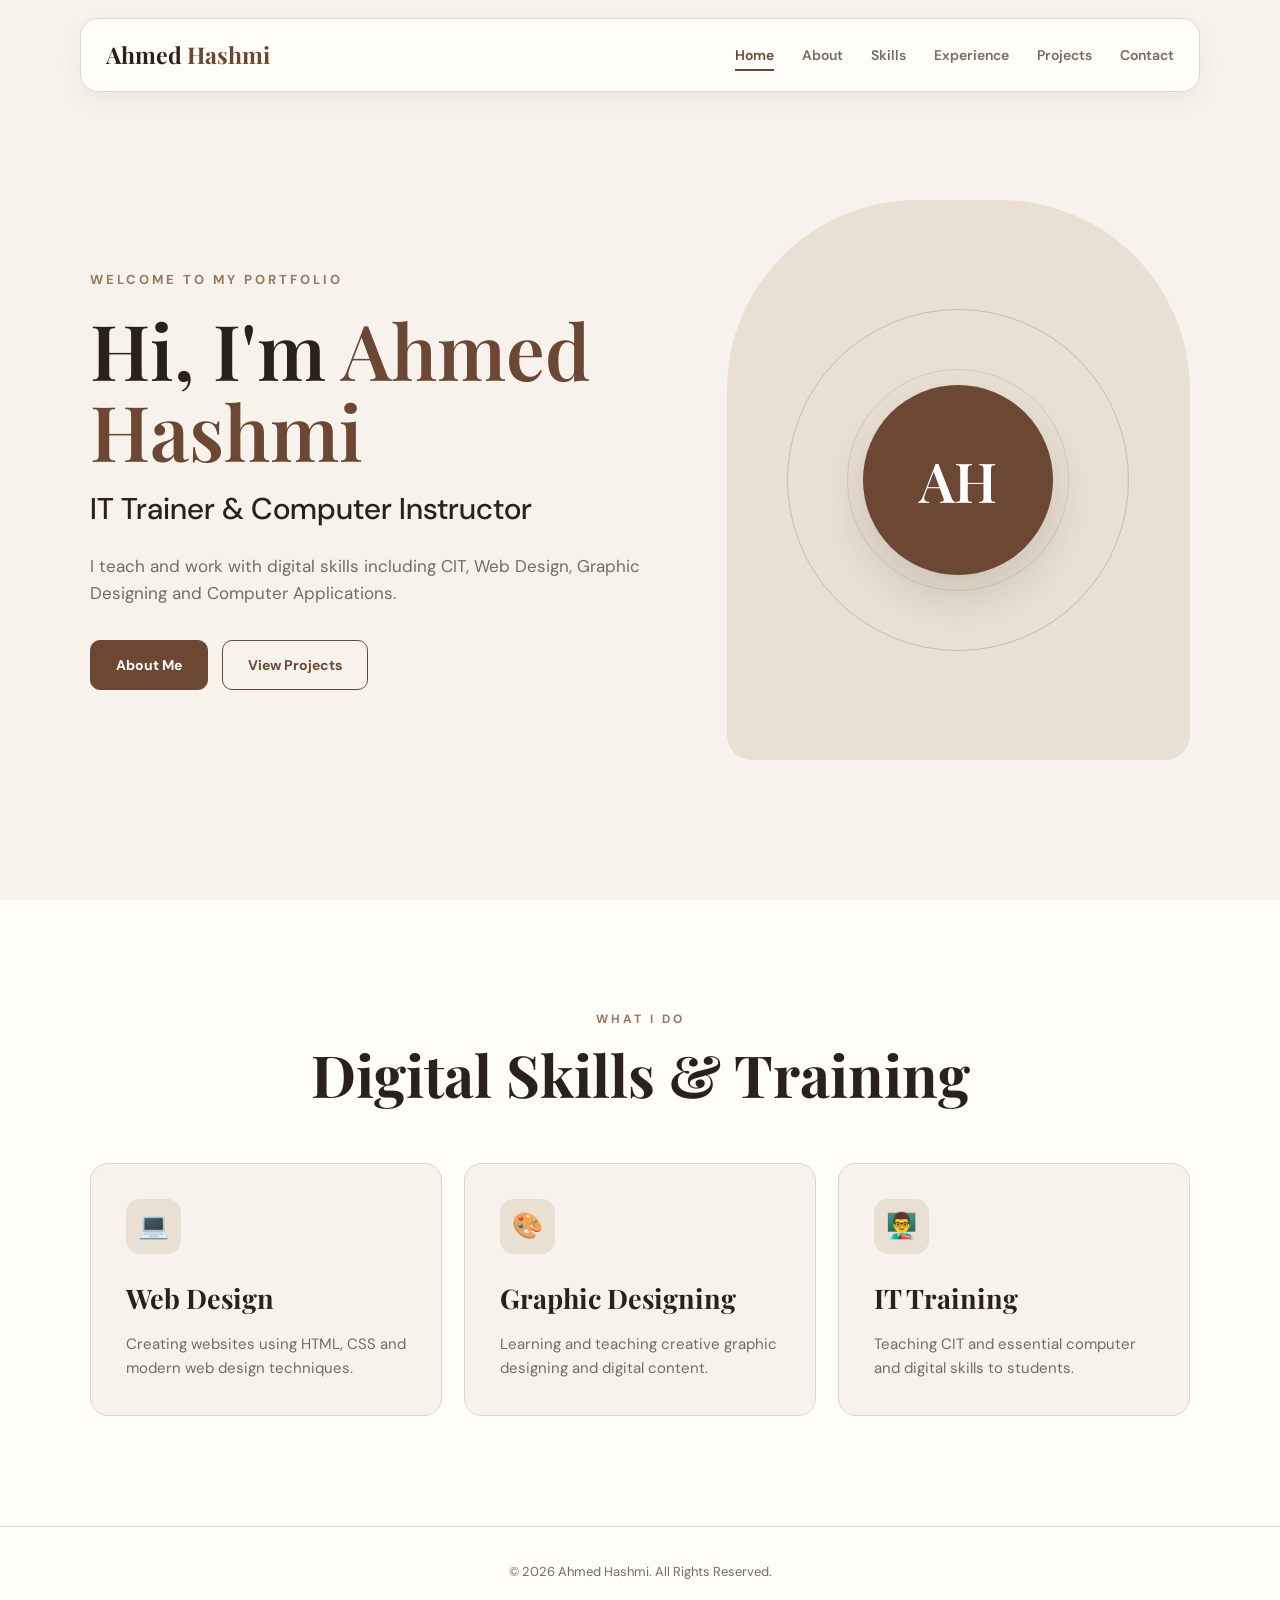
<file: index.html>
<!DOCTYPE html>
<html lang="en">
<head>
    <meta charset="UTF-8">
    <meta name="viewport" content="width=device-width, initial-scale=1.0">

    <title>Ahmed Hashmi | IT Trainer</title>

    <!-- CSS -->
    <link rel="stylesheet" href="style.css">
</head>

<body>

    <!-- =========================
         NAVBAR
    ========================== -->
    <header class="header">

        <nav class="navbar">

            <a href="index.html" class="logo">
                Ahmed<span> Hashmi</span>
            </a>

            <ul class="nav-links">

                <li>
                    <a href="index.html" class="active">Home</a>
                </li>

                <li>
                    <a href="about.html">About</a>
                </li>

                <li>
                    <a href="skills.html">Skills</a>
                </li>

                <li>
                    <a href="experience.html">Experience</a>
                </li>

                <li>
                    <a href="projects.html">Projects</a>
                </li>

                <li>
                    <a href="contact.html">Contact</a>
                </li>

            </ul>

            <!-- Mobile Menu Button -->
            <button class="menu-btn" aria-label="Open Menu">
                ☰
            </button>

        </nav>

    </header>


    <!-- =========================
         HOME / HERO SECTION
    ========================== -->
    <main>

        <section class="hero">

            <div class="hero-content">

                <p class="welcome-text">
                    Welcome to my portfolio
                </p>

                <h1>
                    Hi, I'm <span>Ahmed Hashmi</span>
                </h1>

                <h2>
                    IT Trainer & Computer Instructor
                </h2>

                <p class="hero-description">
                    I teach and work with digital skills including
                    CIT, Web Design, Graphic Designing and Computer
                    Applications.
                </p>

                <div class="hero-buttons">

                    <a href="about.html" class="btn">
                        About Me
                    </a>

                    <a href="projects.html" class="btn btn-outline">
                        View Projects
                    </a>

                </div>

            </div>


            <!-- =========================
                 PROFILE IMAGE
            ========================== -->
            <div class="hero-image">

                <!--
                    Baad mein apni image yahan lagani hai.

                    Example:
                    <img src="images/ahmed.jpg" alt="Ahmed Hashmi">
                -->

                <div class="image-placeholder">
                    <span>AH</span>
                </div>

            </div>

        </section>


        <!-- =========================
             QUICK INTRO
        ========================== -->
        <section class="intro">

            <div class="section-title">

                <p>What I Do</p>

                <h2>
                    Digital Skills & Training
                </h2>

            </div>


            <div class="intro-cards">

                <div class="intro-card">

                    <div class="card-icon">
                        💻
                    </div>

                    <h3>
                        Web Design
                    </h3>

                    <p>
                        Creating websites using HTML, CSS
                        and modern web design techniques.
                    </p>

                </div>


                <div class="intro-card">

                    <div class="card-icon">
                        🎨
                    </div>

                    <h3>
                        Graphic Designing
                    </h3>

                    <p>
                        Learning and teaching creative
                        graphic designing and digital content.
                    </p>

                </div>


                <div class="intro-card">

                    <div class="card-icon">
                        👨‍🏫
                    </div>

                    <h3>
                        IT Training
                    </h3>

                    <p>
                        Teaching CIT and essential computer
                        and digital skills to students.
                    </p>

                </div>

            </div>

        </section>

    </main>


    <!-- =========================
         FOOTER
    ========================== -->
    <footer class="footer">

        <p>
            © 2026 Ahmed Hashmi. All Rights Reserved.
        </p>

    </footer>


    <!-- JavaScript -->
    <script src="js.js"></script>

</body>
</html>
</file>
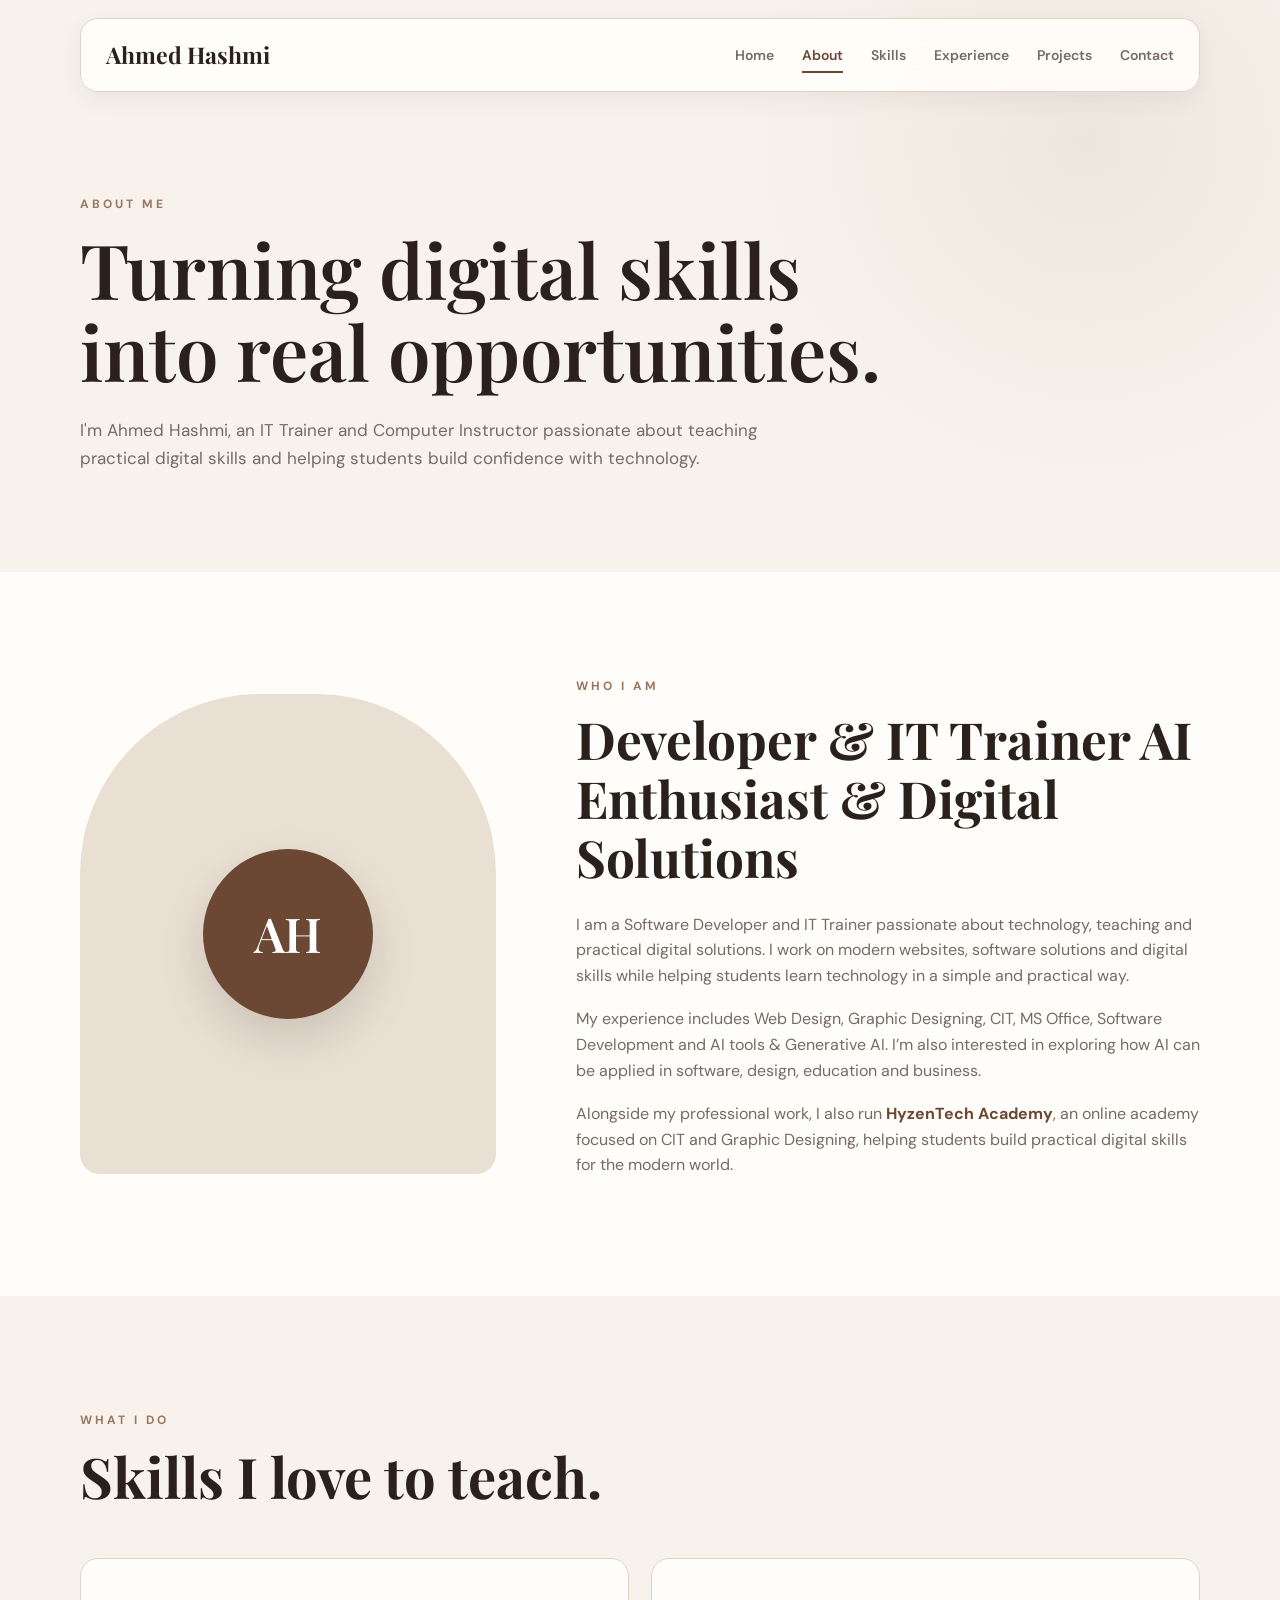
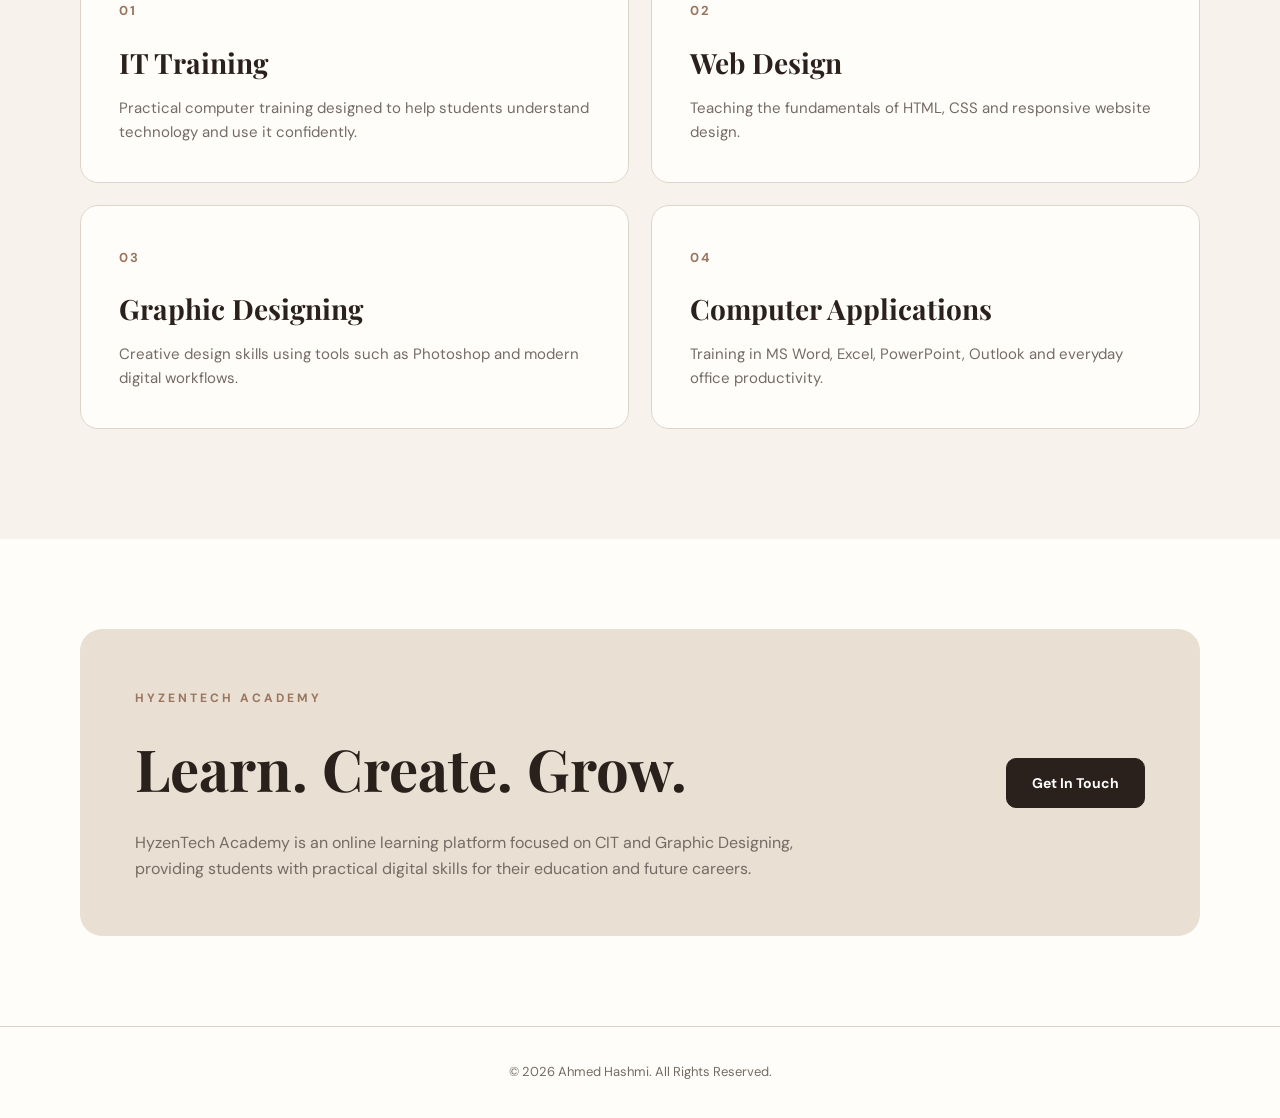
<file: about.html>
<!DOCTYPE html>
<html lang="en">
<head>
    <meta charset="UTF-8">
    <meta name="viewport" content="width=device-width, initial-scale=1.0">

    <title>About | Ahmed Hashmi</title>

    <link rel="stylesheet" href="style.css">
</head>

<body>

    <!-- =========================
         NAVBAR
    ========================== -->

    <header class="header">

        <div class="nav-container">

            <a href="index.html" class="logo">
                Ahmed Hashmi
            </a>

            <button class="menu-btn">
                ☰
            </button>

            <nav class="nav-links">

                <a href="index.html">Home</a>
                <a href="about.html" class="active">About</a>
                <a href="skills.html">Skills</a>
                <a href="experience.html">Experience</a>
                <a href="projects.html">Projects</a>
                <a href="contact.html">Contact</a>

            </nav>

        </div>

    </header>


    <!-- =========================
         ABOUT HERO
    ========================== -->

    <main>

        <section class="page-hero">

            <div class="container">

                <span class="eyebrow">
                    ABOUT ME
                </span>

                <h1>
                    Turning digital skills<br>
                    into real opportunities.
                </h1>

                <p>
                    I'm Ahmed Hashmi, an IT Trainer and Computer Instructor
                    passionate about teaching practical digital skills and
                    helping students build confidence with technology.
                </p>

            </div>

        </section>


        <!-- =========================
             ABOUT CONTENT
        ========================== -->

        <section class="about-section">

            <div class="container">

                <div class="about-grid">

                    <div class="about-image">

                        <div class="image-placeholder">
                            AH
                        </div>

                    </div>


                    <div class="about-content">

                        <span class="eyebrow">
                            WHO I AM
                        </span>

                        <h2>
                            Developer & IT Trainer  AI Enthusiast & Digital Solutions
                        </h2>

                        <p>
                           I am a Software Developer and IT Trainer passionate about technology, teaching and practical digital solutions. I work on modern websites, software solutions and digital skills while helping students learn technology in a simple and practical way.
                        </p>

                        <p>
My experience includes Web Design, Graphic Designing, CIT, MS Office, Software Development and AI tools & Generative AI. I’m also interested in exploring how AI can be applied in software, design, education and business.
                        </p>

                        <p>
                          Alongside my professional work, I also run <strong>HyzenTech Academy</strong>, an online academy focused on CIT and Graphic Designing, helping students build practical digital skills for the modern world.
                        </p>

                    </div>

                </div>

            </div>

        </section>


        <!-- =========================
             WHAT I DO
        ========================== -->

        <section class="about-services">

            <div class="container">

                <div class="section-heading">

                    <span class="eyebrow">
                        WHAT I DO
                    </span>

                    <h2>
                        Skills I love to teach.
                    </h2>

                </div>


                <div class="service-grid">

                    <div class="service-card">

                        <span class="service-number">
                            01
                        </span>

                        <h3>
                            IT Training
                        </h3>

                        <p>
                            Practical computer training designed to help
                            students understand technology and use it
                            confidently.
                        </p>

                    </div>


                    <div class="service-card">

                        <span class="service-number">
                            02
                        </span>

                        <h3>
                            Web Design
                        </h3>

                        <p>
                            Teaching the fundamentals of HTML, CSS and
                            responsive website design.
                        </p>

                    </div>


                    <div class="service-card">

                        <span class="service-number">
                            03
                        </span>

                        <h3>
                            Graphic Designing
                        </h3>

                        <p>
                            Creative design skills using tools such as
                            Photoshop and modern digital workflows.
                        </p>

                    </div>


                    <div class="service-card">

                        <span class="service-number">
                            04
                        </span>

                        <h3>
                            Computer Applications
                        </h3>

                        <p>
                            Training in MS Word, Excel, PowerPoint,
                            Outlook and everyday office productivity.
                        </p>

                    </div>

                </div>

            </div>

        </section>


        <!-- =========================
             ACADEMY
        ========================== -->

        <section class="academy-section">

            <div class="container">

                <div class="academy-box">

                    <div>

                        <span class="eyebrow">
                            HYZENTECH ACADEMY
                        </span>

                        <h2>
                            Learn. Create. Grow.
                        </h2>

                        <p>
                            HyzenTech Academy is an online learning platform
                            focused on CIT and Graphic Designing, providing
                            students with practical digital skills for their
                            education and future careers.
                        </p>

                    </div>

                    <a href="contact.html" class="btn btn-dark">
                        Get In Touch
                    </a>

                </div>

            </div>

        </section>


    </main>


    <!-- =========================
         FOOTER
    ========================== -->

    <footer class="footer">

        <div class="container">

            <p>
                © 2026 Ahmed Hashmi. All Rights Reserved.
            </p>

        </div>

    </footer>


    <script src="js.js"></script>

</body>
</html>
</file>
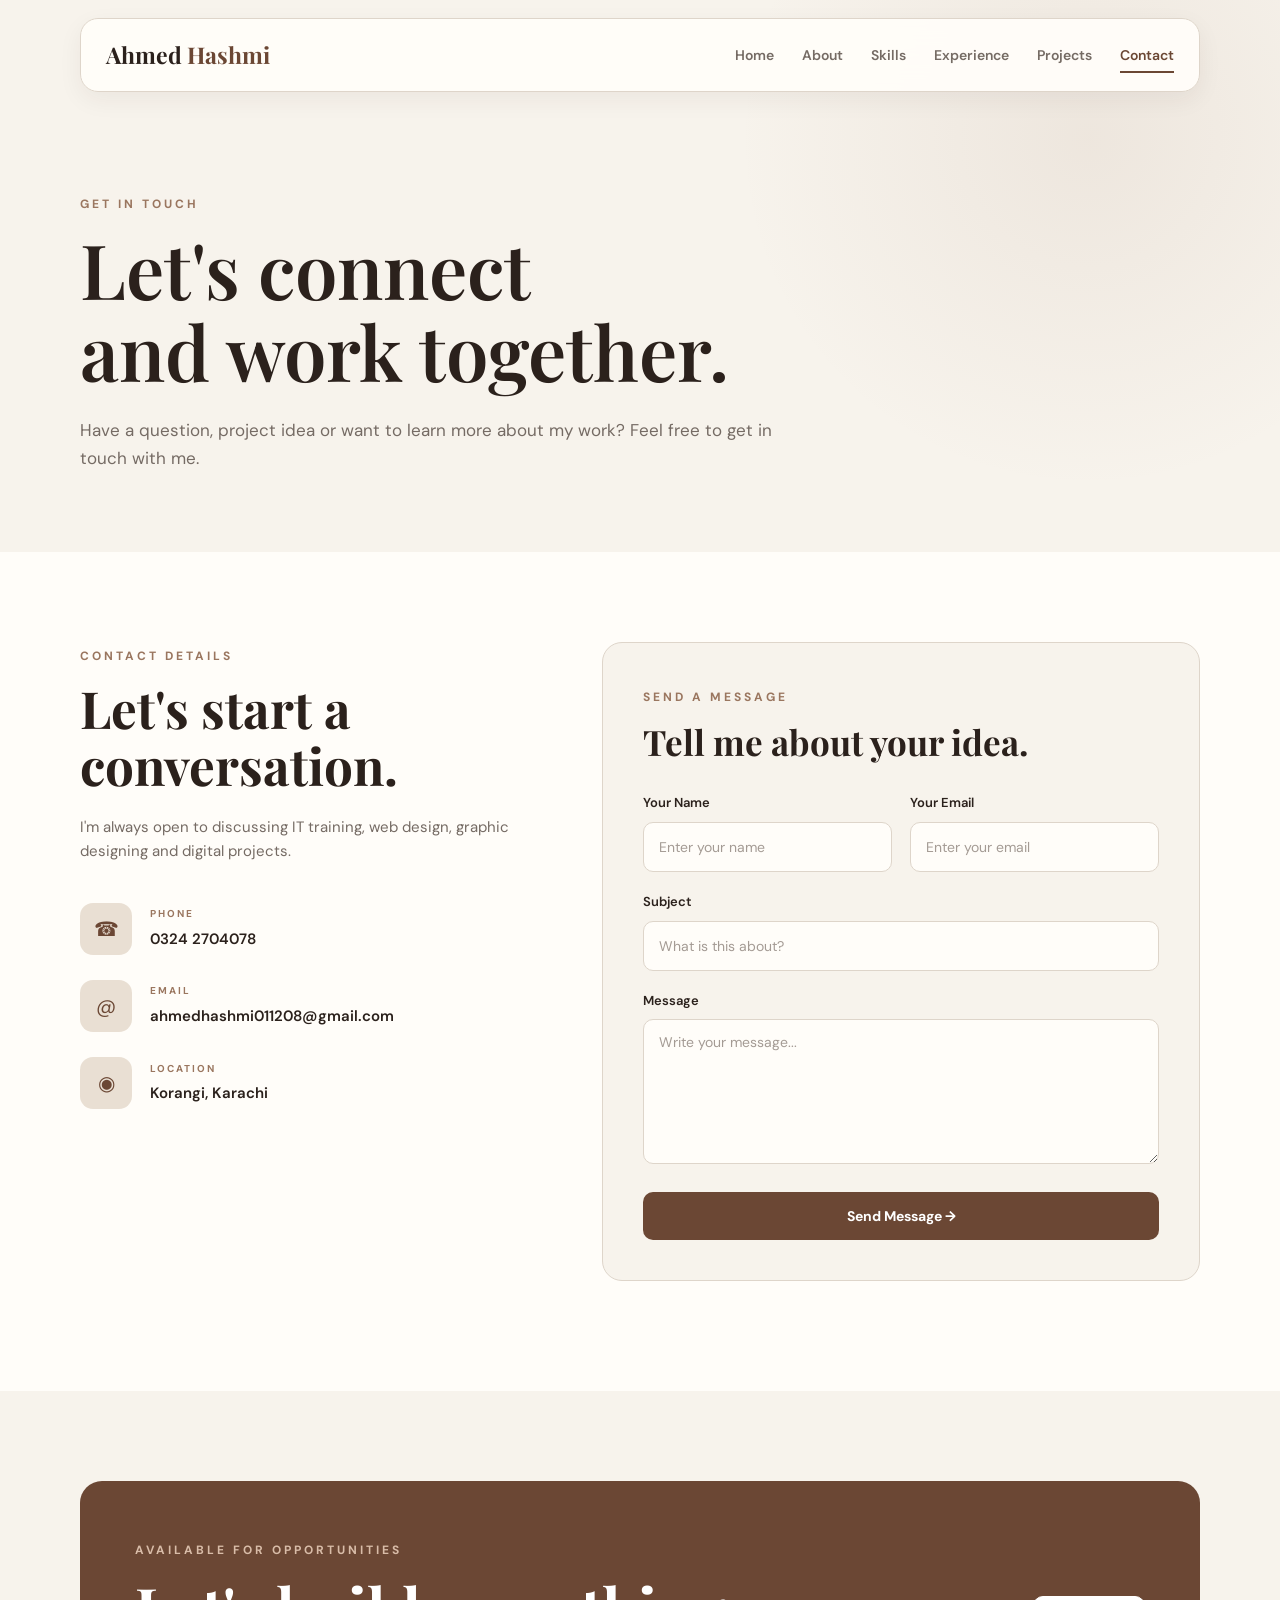
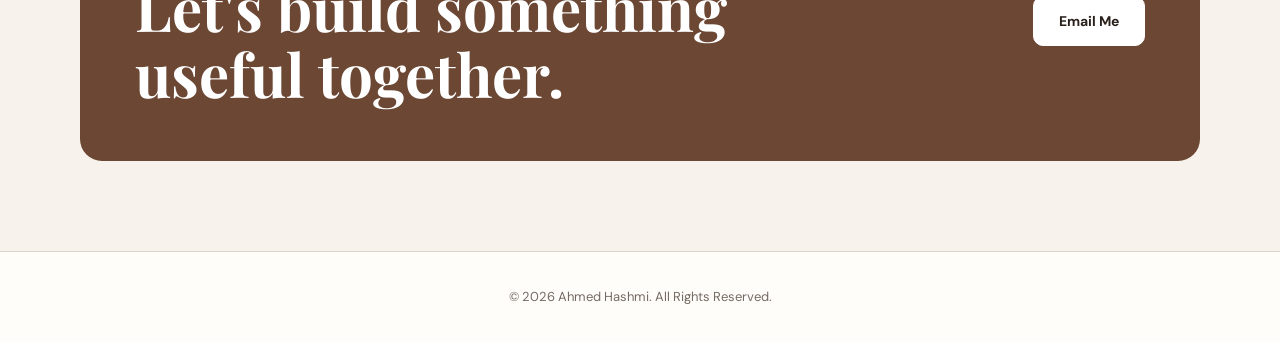
<file: contact.html>
<!DOCTYPE html>
<html lang="en">

<head>
    <meta charset="UTF-8">
    <meta name="viewport" content="width=device-width, initial-scale=1.0">

    <title>Contact | Ahmed Hashmi</title>

    <link rel="stylesheet" href="style.css">
</head>

<body>

<!-- HEADER -->
<header class="header">

    <div class="nav-container">

        <a href="index.html" class="logo">
            Ahmed<span> Hashmi</span>
        </a>

        <button class="menu-btn" aria-label="Open Menu">
            ☰
        </button>

        <nav class="nav-links">

            <a href="index.html">Home</a>

            <a href="about.html">About</a>

            <a href="skills.html">Skills</a>

            <a href="experience.html">Experience</a>

            <a href="projects.html">Projects</a>

            <a href="contact.html" class="active">Contact</a>

        </nav>

    </div>

</header>


<!-- MAIN -->
<main>

    <!-- CONTACT HERO -->
    <section class="contact-hero">

        <div class="container">

            <span class="eyebrow">
                GET IN TOUCH
            </span>

            <h1>
                Let's connect<br>
                and work together.
            </h1>

            <p>
                Have a question, project idea or want to learn more
                about my work? Feel free to get in touch with me.
            </p>

        </div>

    </section>


    <!-- CONTACT SECTION -->
    <section class="contact-section">

        <div class="container">

            <div class="contact-grid">


                <!-- CONTACT INFORMATION -->
                <div class="contact-info">

                    <span class="eyebrow">
                        CONTACT DETAILS
                    </span>

                    <h2>
                        Let's start a<br>
                        conversation.
                    </h2>

                    <p class="contact-intro">
                        I'm always open to discussing IT training,
                        web design, graphic designing and digital projects.
                    </p>


                    <!-- PHONE -->
                    <div class="contact-item">

                        <div class="contact-icon">
                            ☎
                        </div>

                        <div>

                            <span>PHONE</span>

                            <a href="tel:03242704078">
                                0324 2704078
                            </a>

                        </div>

                    </div>


                    <!-- EMAIL -->
                    <div class="contact-item">

                        <div class="contact-icon">
                            @
                        </div>

                        <div>

                            <span>EMAIL</span>

                            <a href="mailto:ahmedhashmi011208@gmail.com">
                                ahmedhashmi011208@gmail.com
                            </a>

                        </div>

                    </div>


                    <!-- LOCATION -->
                    <div class="contact-item">

                        <div class="contact-icon">
                            ◉
                        </div>

                        <div>

                            <span>LOCATION</span>

                            <p>
                                Korangi, Karachi
                            </p>

                        </div>

                    </div>

                </div>


                <!-- CONTACT FORM -->
                <div class="contact-form-box">

                    <div class="form-heading">

                        <span class="eyebrow">
                            SEND A MESSAGE
                        </span>

                        <h3>
                            Tell me about your idea.
                        </h3>

                    </div>


                    <!-- FORMSPREE FORM -->

                    <form action="https://formspree.io/f/mjyvzqzn" method="POST">

                        <!-- NAME + EMAIL -->
                        <div class="form-row">

                            <div class="form-group">

                                <label for="name">
                                    Your Name
                                </label>

                                <input
                                    type="text"
                                    id="name"
                                    name="name"
                                    placeholder="Enter your name"
                                    required
                                >

                            </div>


                            <div class="form-group">

                                <label for="email">
                                    Your Email
                                </label>

                                <input
                                    type="email"
                                    id="email"
                                    name="email"
                                    placeholder="Enter your email"
                                    required
                                >

                            </div>

                        </div>


                        <!-- SUBJECT -->
                        <div class="form-group">

                            <label for="subject">
                                Subject
                            </label>

                            <input
                                type="text"
                                id="subject"
                                name="subject"
                                placeholder="What is this about?"
                                required
                            >

                        </div>


                        <!-- MESSAGE -->
                        <div class="form-group">

                            <label for="message">
                                Message
                            </label>

                            <textarea
                                id="message"
                                name="message"
                                rows="6"
                                placeholder="Write your message..."
                                required
                            ></textarea>

                        </div>


                        <!-- SUBMIT BUTTON -->
                        <button
                            type="submit"
                            class="btn contact-btn"
                        >
                            Send Message →
                        </button>

                    </form>

                </div>

            </div>

        </div>

    </section>


    <!-- CTA -->
    <section class="contact-cta">

        <div class="container">

            <div class="contact-cta-box">

                <div>

                    <span class="eyebrow">
                        AVAILABLE FOR OPPORTUNITIES
                    </span>

                    <h2>
                        Let's build something<br>
                        useful together.
                    </h2>

                </div>

                <a
                    href="mailto:ahmedhashmi011208@gmail.com"
                    class="btn btn-dark"
                >
                    Email Me
                </a>

            </div>

        </div>

    </section>

</main>


<!-- FOOTER -->
<footer class="footer">

    <div class="container">

        <p>
            © 2026 Ahmed Hashmi. All Rights Reserved.
        </p>

    </div>

</footer>


<!-- JAVASCRIPT -->
<script src="js.js"></script>

</body>

</html>
</file>
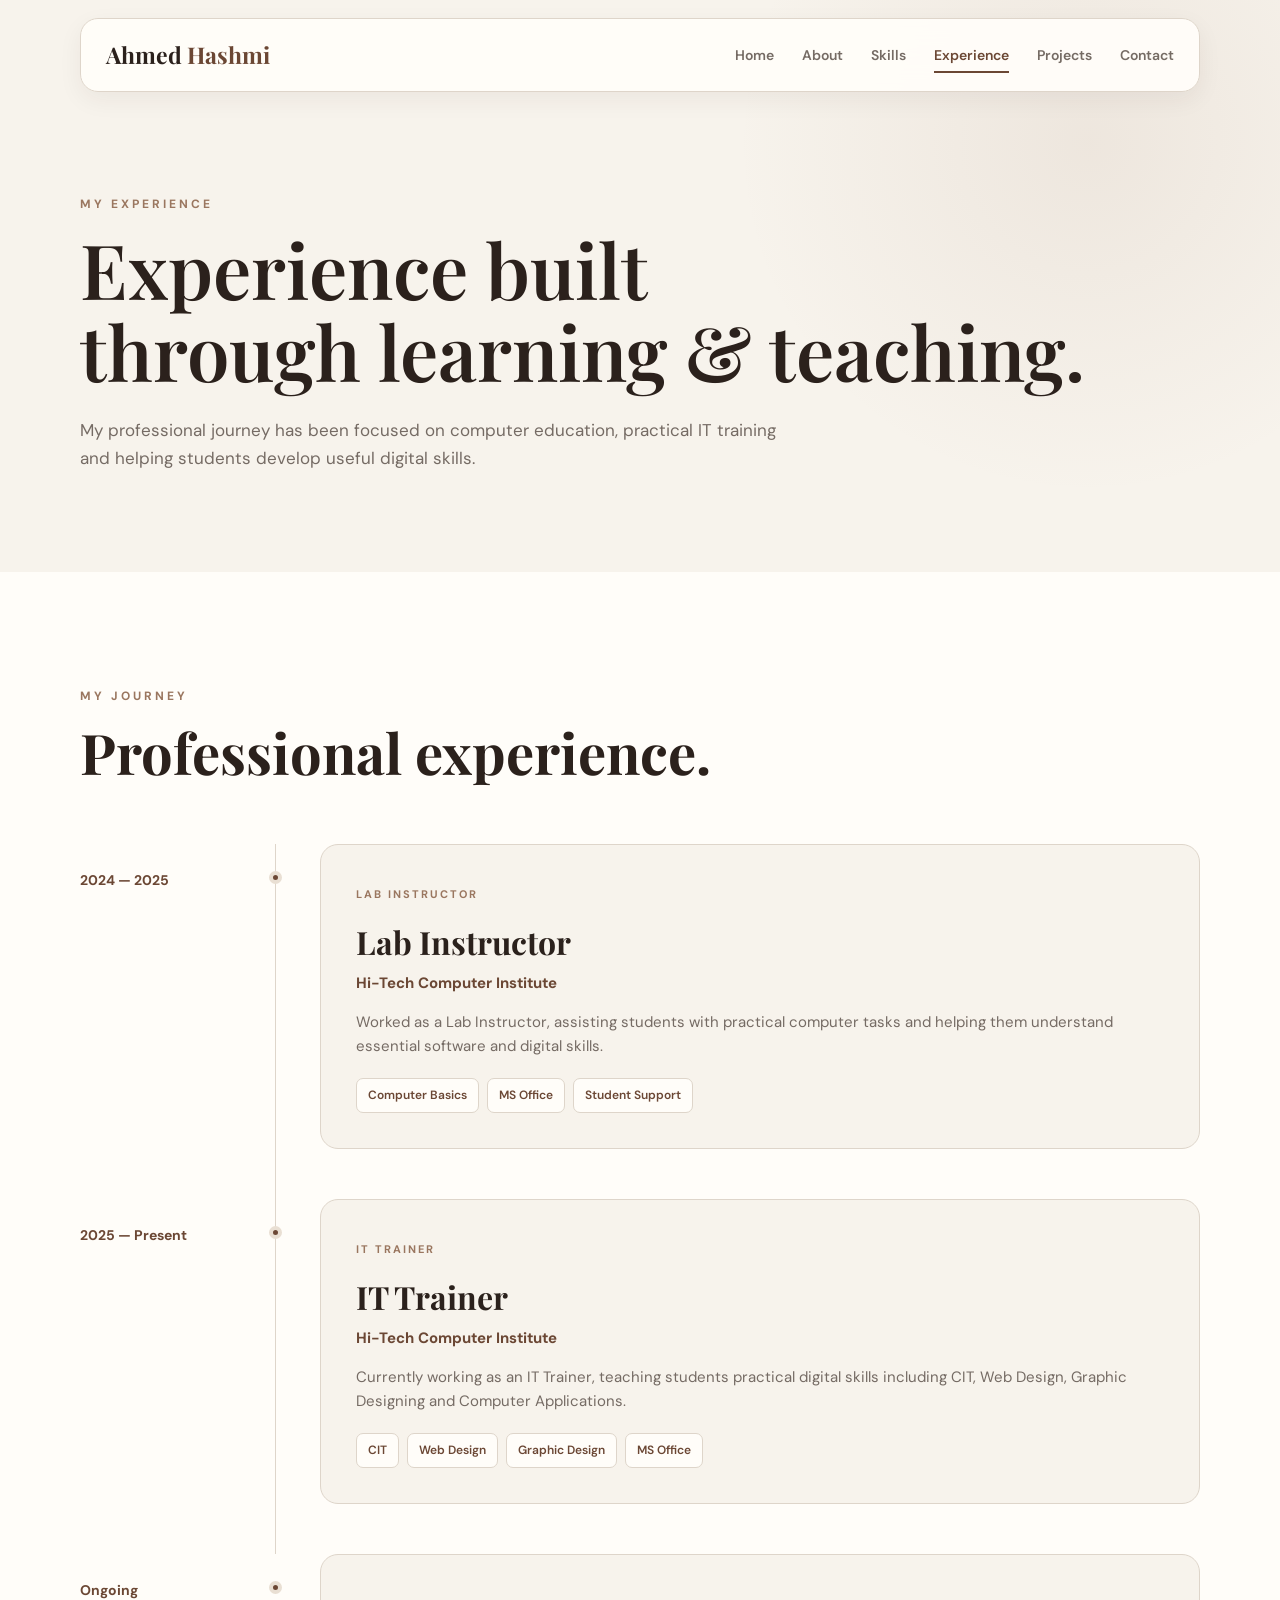
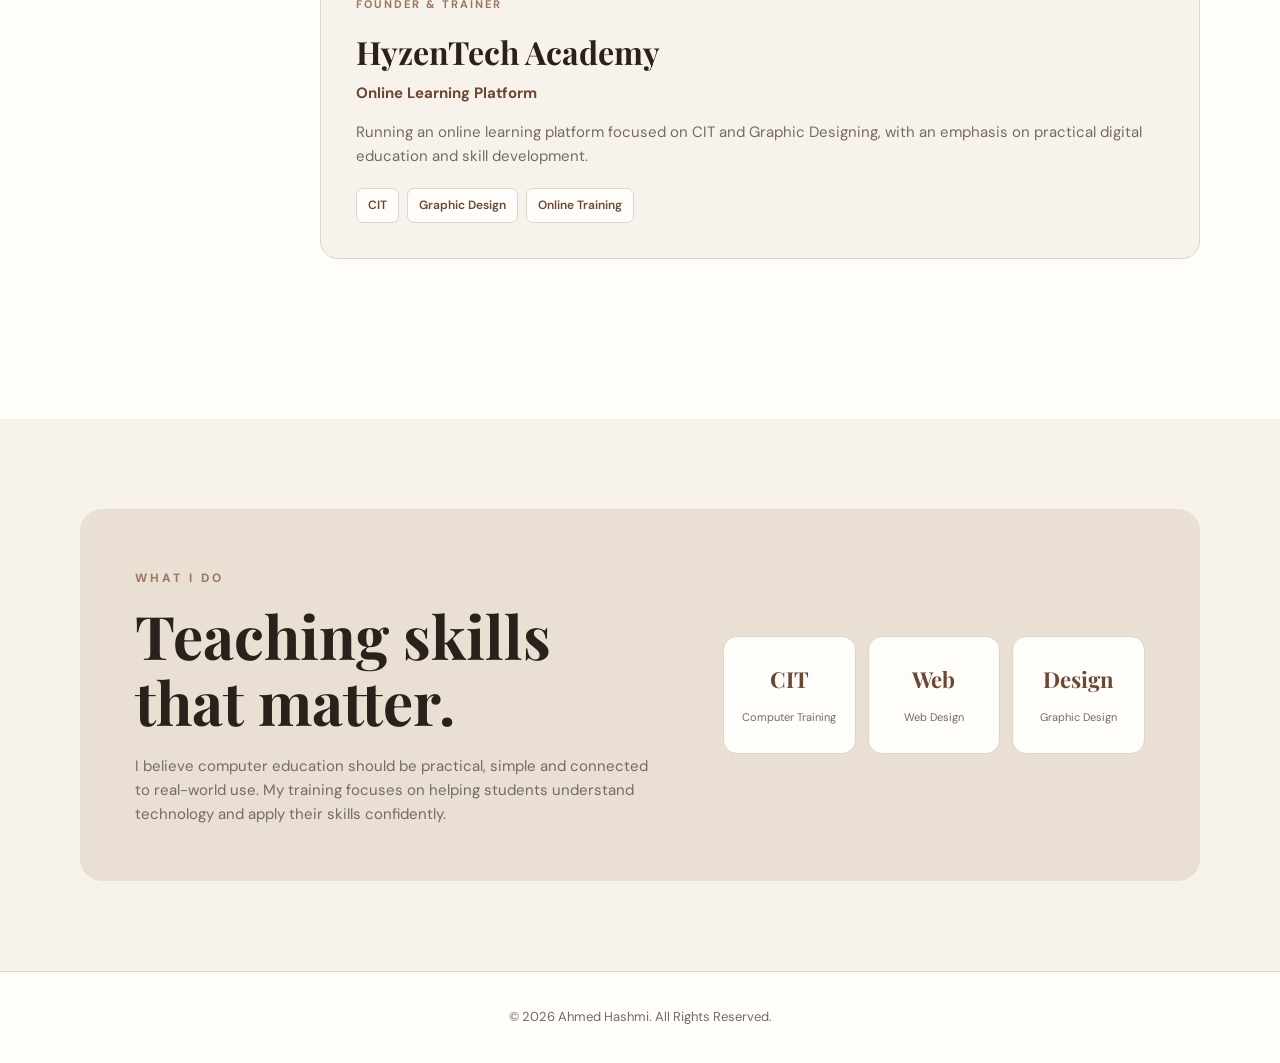
<file: experience.html>
<!DOCTYPE html>
<html lang="en">
<head>
    <meta charset="UTF-8">
    <meta name="viewport" content="width=device-width, initial-scale=1.0">

    <title>Experience | Ahmed Hashmi</title>

    <link rel="stylesheet" href="style.css">
</head>

<body>

    <!-- =========================
         NAVBAR
    ========================== -->

    <header class="header">

        <div class="nav-container">

            <a href="index.html" class="logo">
                Ahmed<span> Hashmi</span>
            </a>

            <button class="menu-btn" aria-label="Open Menu">
                ☰
            </button>

            <nav class="nav-links">

                <a href="index.html">Home</a>
                <a href="about.html">About</a>
                <a href="skills.html">Skills</a>
                <a href="experience.html" class="active">Experience</a>
                <a href="projects.html">Projects</a>
                <a href="contact.html">Contact</a>

            </nav>

        </div>

    </header>


    <!-- =========================
         EXPERIENCE HERO
    ========================== -->

    <main>

        <section class="experience-hero">

            <div class="container">

                <span class="eyebrow">
                    MY EXPERIENCE
                </span>

                <h1>
                    Experience built<br>
                    through learning & teaching.
                </h1>

                <p>
                    My professional journey has been focused on computer
                    education, practical IT training and helping students
                    develop useful digital skills.
                </p>

            </div>

        </section>


        <!-- =========================
             EXPERIENCE TIMELINE
        ========================== -->

        <section class="experience-section">

            <div class="container">

                <div class="section-heading">

                    <span class="eyebrow">
                        MY JOURNEY
                    </span>

                    <h2>
                        Professional experience.
                    </h2>

                </div>


                <div class="experience-timeline">


                    <!-- EXPERIENCE 01 -->

                    <div class="experience-item">

                        <div class="experience-date">
                            2024 — 2025
                        </div>

                        <div class="experience-line">

                            <span class="experience-dot"></span>

                        </div>

                        <div class="experience-card">

                            <span class="experience-type">
                                LAB INSTRUCTOR
                            </span>

                            <h3>
                                Lab Instructor
                            </h3>

                            <h4>
                                Hi-Tech Computer Institute
                            </h4>

                            <p>
                                Worked as a Lab Instructor, assisting students
                                with practical computer tasks and helping them
                                understand essential software and digital skills.
                            </p>

                            <div class="experience-tags">

                                <span>Computer Basics</span>
                                <span>MS Office</span>
                                <span>Student Support</span>

                            </div>

                        </div>

                    </div>


                    <!-- EXPERIENCE 02 -->

                    <div class="experience-item">

                        <div class="experience-date">
                            2025 — Present
                        </div>

                        <div class="experience-line">

                            <span class="experience-dot"></span>

                        </div>

                        <div class="experience-card">

                            <span class="experience-type">
                                IT TRAINER
                            </span>

                            <h3>
                                IT Trainer
                            </h3>

                            <h4>
                                Hi-Tech Computer Institute
                            </h4>

                            <p>
                                Currently working as an IT Trainer, teaching
                                students practical digital skills including
                                CIT, Web Design, Graphic Designing and
                                Computer Applications.
                            </p>

                            <div class="experience-tags">

                                <span>CIT</span>
                                <span>Web Design</span>
                                <span>Graphic Design</span>
                                <span>MS Office</span>

                            </div>

                        </div>

                    </div>


                    <!-- EXPERIENCE 03 -->

                    <div class="experience-item">

                        <div class="experience-date">
                            Ongoing
                        </div>

                        <div class="experience-line">

                            <span class="experience-dot"></span>

                        </div>

                        <div class="experience-card">

                            <span class="experience-type">
                                FOUNDER & TRAINER
                            </span>

                            <h3>
                                HyzenTech Academy
                            </h3>

                            <h4>
                                Online Learning Platform
                            </h4>

                            <p>
                                Running an online learning platform focused
                                on CIT and Graphic Designing, with an emphasis
                                on practical digital education and skill
                                development.
                            </p>

                            <div class="experience-tags">

                                <span>CIT</span>
                                <span>Graphic Design</span>
                                <span>Online Training</span>

                            </div>

                        </div>

                    </div>

                </div>

            </div>

        </section>


        <!-- =========================
             TRAINING EXPERIENCE
        ========================== -->

        <section class="training-section">

            <div class="container">

                <div class="training-box">

                    <div class="training-content">

                        <span class="eyebrow">
                            WHAT I DO
                        </span>

                        <h2>
                            Teaching skills<br>
                            that matter.
                        </h2>

                        <p>
                            I believe computer education should be practical,
                            simple and connected to real-world use. My training
                            focuses on helping students understand technology
                            and apply their skills confidently.
                        </p>

                    </div>


                    <div class="training-stats">

                        <div class="training-stat">

                            <strong>
                                CIT
                            </strong>

                            <span>
                                Computer Training
                            </span>

                        </div>


                        <div class="training-stat">

                            <strong>
                                Web
                            </strong>

                            <span>
                                Web Design
                            </span>

                        </div>


                        <div class="training-stat">

                            <strong>
                                Design
                            </strong>

                            <span>
                                Graphic Design
                            </span>

                        </div>

                    </div>

                </div>

            </div>

        </section>

    </main>


    <!-- =========================
         FOOTER
    ========================== -->

    <footer class="footer">

        <div class="container">

            <p>
                © 2026 Ahmed Hashmi. All Rights Reserved.
            </p>

        </div>

    </footer>


    <script src="js.js"></script>

</body>
</html>
</file>
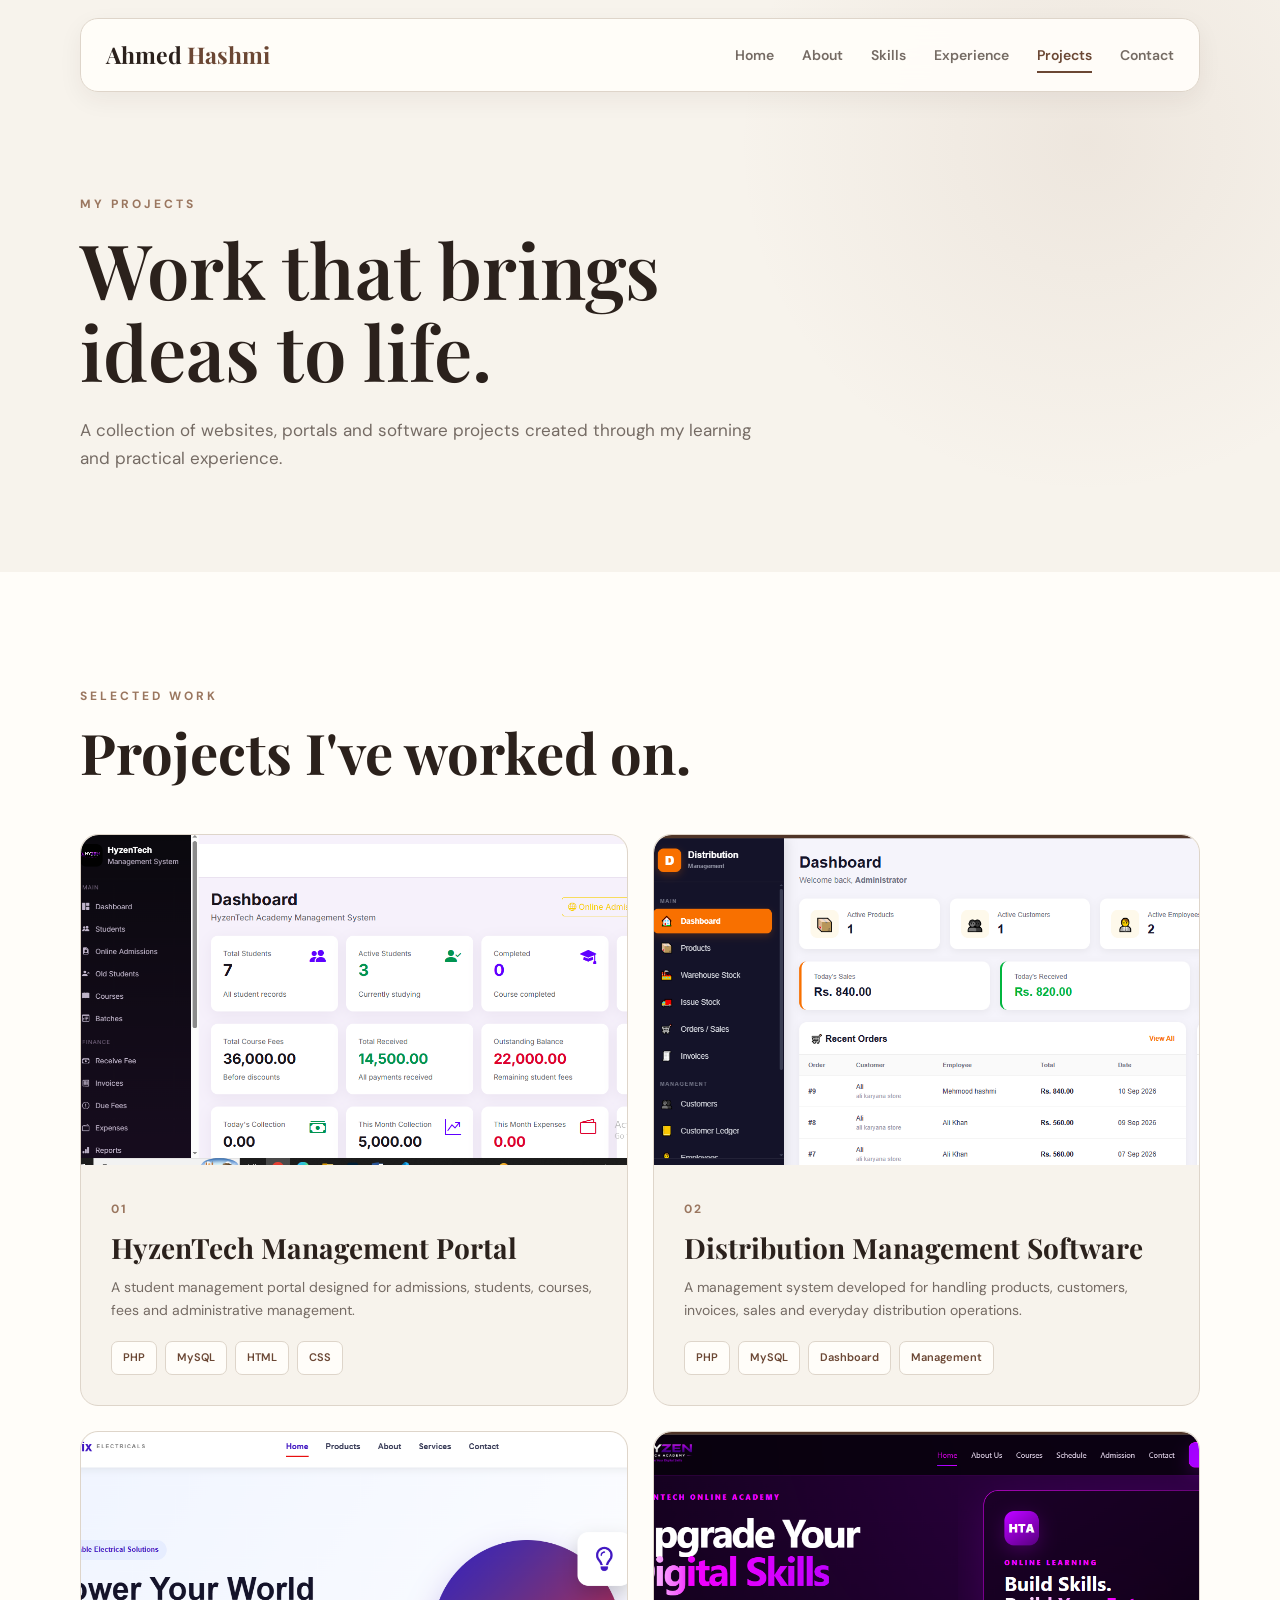
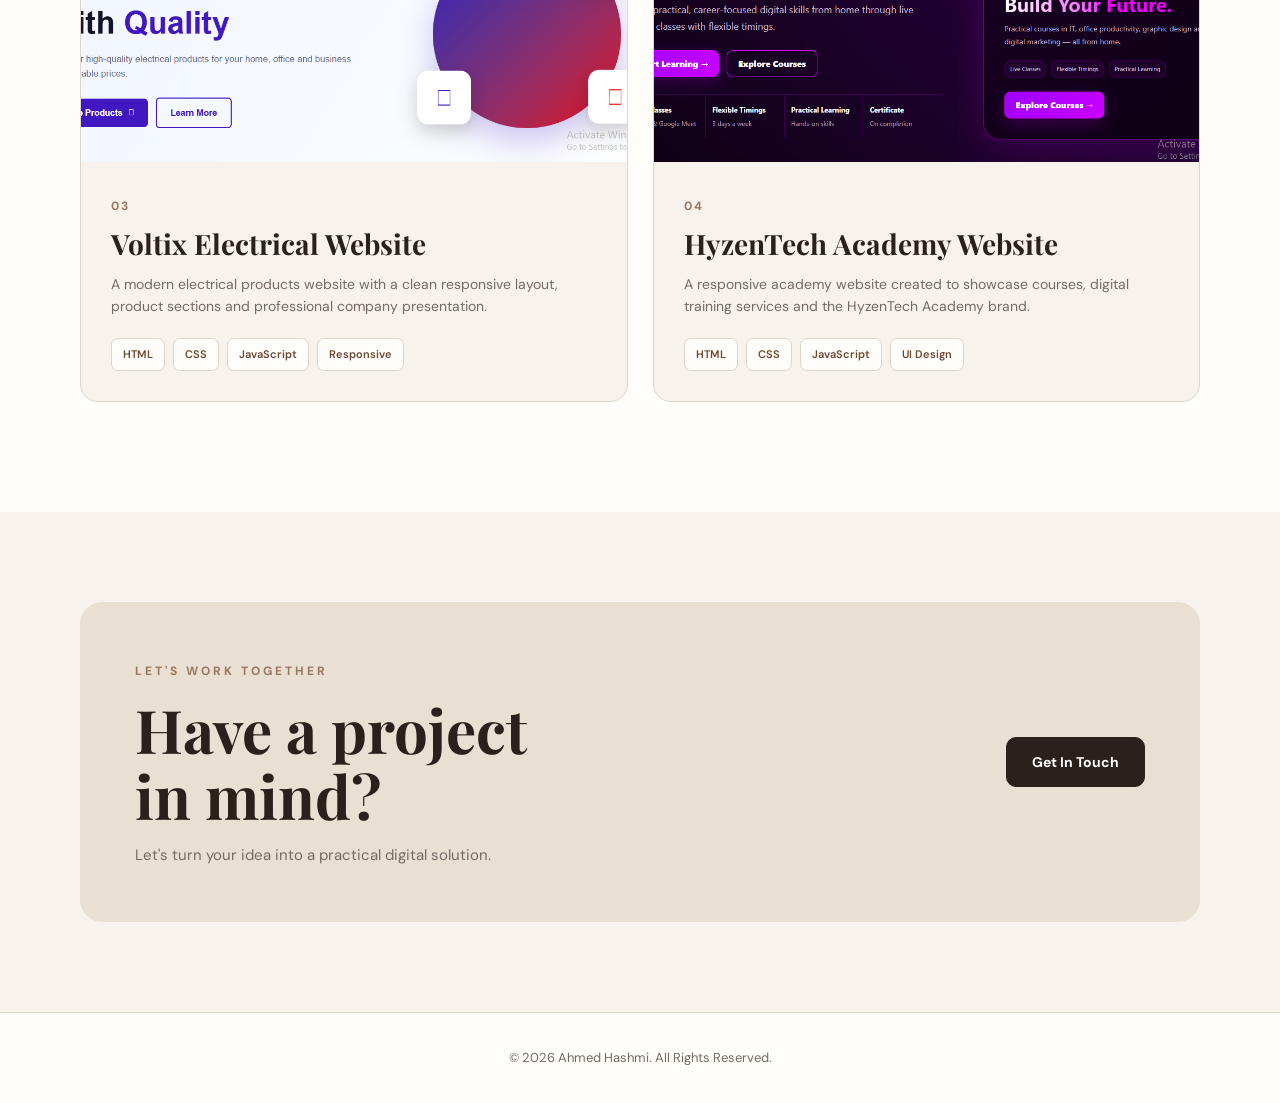
<file: projects.html>
<!DOCTYPE html>
<html lang="en">

<head>
    <meta charset="UTF-8">
    <meta name="viewport" content="width=device-width, initial-scale=1.0">

    <title>Projects | Ahmed Hashmi</title>

    <link rel="stylesheet" href="style.css">
</head>

<body>

<header class="header">

    <div class="nav-container">

        <a href="index.html" class="logo">
            Ahmed<span> Hashmi</span>
        </a>

        <button class="menu-btn" aria-label="Open Menu">
            ☰
        </button>

        <nav class="nav-links">

            <a href="index.html">Home</a>

            <a href="about.html">About</a>

            <a href="skills.html">Skills</a>

            <a href="experience.html">Experience</a>

            <a href="projects.html" class="active">Projects</a>

            <a href="contact.html">Contact</a>

        </nav>

    </div>

</header>


<main>


<!-- =========================================
     PROJECT HERO
========================================= -->

<section class="projects-hero">

    <div class="container">

        <span class="eyebrow">
            MY PROJECTS
        </span>

        <h1>
            Work that brings<br>
            ideas to life.
        </h1>

        <p>
            A collection of websites, portals and software projects
            created through my learning and practical experience.
        </p>

    </div>

</section>



<!-- =========================================
     PROJECTS SECTION
========================================= -->

<section class="projects-section">

    <div class="container">

        <div class="section-heading">

            <span class="eyebrow">
                SELECTED WORK
            </span>

            <h2>
                Projects I've worked on.
            </h2>

        </div>



        <div class="projects-grid">



            <!-- =================================
                 PROJECT 01
            ================================== -->

            <div class="project-card">

                <div class="project-image real-project-image">

                    <img
                        src="portal.png"
                        alt="HyzenTech Management Portal"
                    >

                </div>


                <div class="project-content">

                    <span class="project-number">
                        01
                    </span>

                    <h3>
                        HyzenTech Management Portal
                    </h3>

                    <p>
                        A student management portal designed for
                        admissions, students, courses, fees and
                        administrative management.
                    </p>


                    <div class="project-tags">

                        <span>PHP</span>

                        <span>MySQL</span>

                        <span>HTML</span>

                        <span>CSS</span>

                    </div>

                </div>

            </div>



            <!-- =================================
                 PROJECT 02
            ================================== -->

            <div class="project-card">

                <div class="project-image real-project-image">

                    <img
                        src="distribution.png"
                        alt="Distribution Management Software"
                    >

                </div>


                <div class="project-content">

                    <span class="project-number">
                        02
                    </span>

                    <h3>
                        Distribution Management Software
                    </h3>

                    <p>
                        A management system developed for handling
                        products, customers, invoices, sales and
                        everyday distribution operations.
                    </p>


                    <div class="project-tags">

                        <span>PHP</span>

                        <span>MySQL</span>

                        <span>Dashboard</span>

                        <span>Management</span>

                    </div>

                </div>

            </div>



            <!-- =================================
                 PROJECT 03
            ================================== -->

            <div class="project-card">

                <div class="project-image real-project-image">

                    <img
                        src="voltix.png"
                        alt="Voltix Electrical Website"
                    >

                </div>


                <div class="project-content">

                    <span class="project-number">
                        03
                    </span>

                    <h3>
                        Voltix Electrical Website
                    </h3>

                    <p>
                        A modern electrical products website with
                        a clean responsive layout, product sections
                        and professional company presentation.
                    </p>


                    <div class="project-tags">

                        <span>HTML</span>

                        <span>CSS</span>

                        <span>JavaScript</span>

                        <span>Responsive</span>

                    </div>

                </div>

            </div>



            <!-- =================================
                 PROJECT 04
            ================================== -->

            <div class="project-card">

                <div class="project-image real-project-image">

                    <img
                        src="hyzentech.png"
                        alt="HyzenTech Academy Website"
                    >

                </div>


                <div class="project-content">

                    <span class="project-number">
                        04
                    </span>

                    <h3>
                        HyzenTech Academy Website
                    </h3>

                    <p>
                        A responsive academy website created to
                        showcase courses, digital training services
                        and the HyzenTech Academy brand.
                    </p>


                    <div class="project-tags">

                        <span>HTML</span>

                        <span>CSS</span>

                        <span>JavaScript</span>

                        <span>UI Design</span>

                    </div>

                </div>

            </div>


        </div>

    </div>

</section>



<!-- =========================================
     CTA
========================================= -->

<section class="projects-cta">

    <div class="container">

        <div class="cta-box">

            <div>

                <span class="eyebrow">
                    LET'S WORK TOGETHER
                </span>

                <h2>
                    Have a project<br>
                    in mind?
                </h2>

                <p>
                    Let's turn your idea into a practical digital
                    solution.
                </p>

            </div>


            <a
                href="contact.html"
                class="btn btn-dark"
            >
                Get In Touch
            </a>

        </div>

    </div>

</section>


</main>



<!-- =========================================
     FOOTER
========================================= -->

<footer class="footer">

    <div class="container">

        <p>
            © 2026 Ahmed Hashmi. All Rights Reserved.
        </p>

    </div>

</footer>


<script src="js.js"></script>

</body>

</html>
</file>
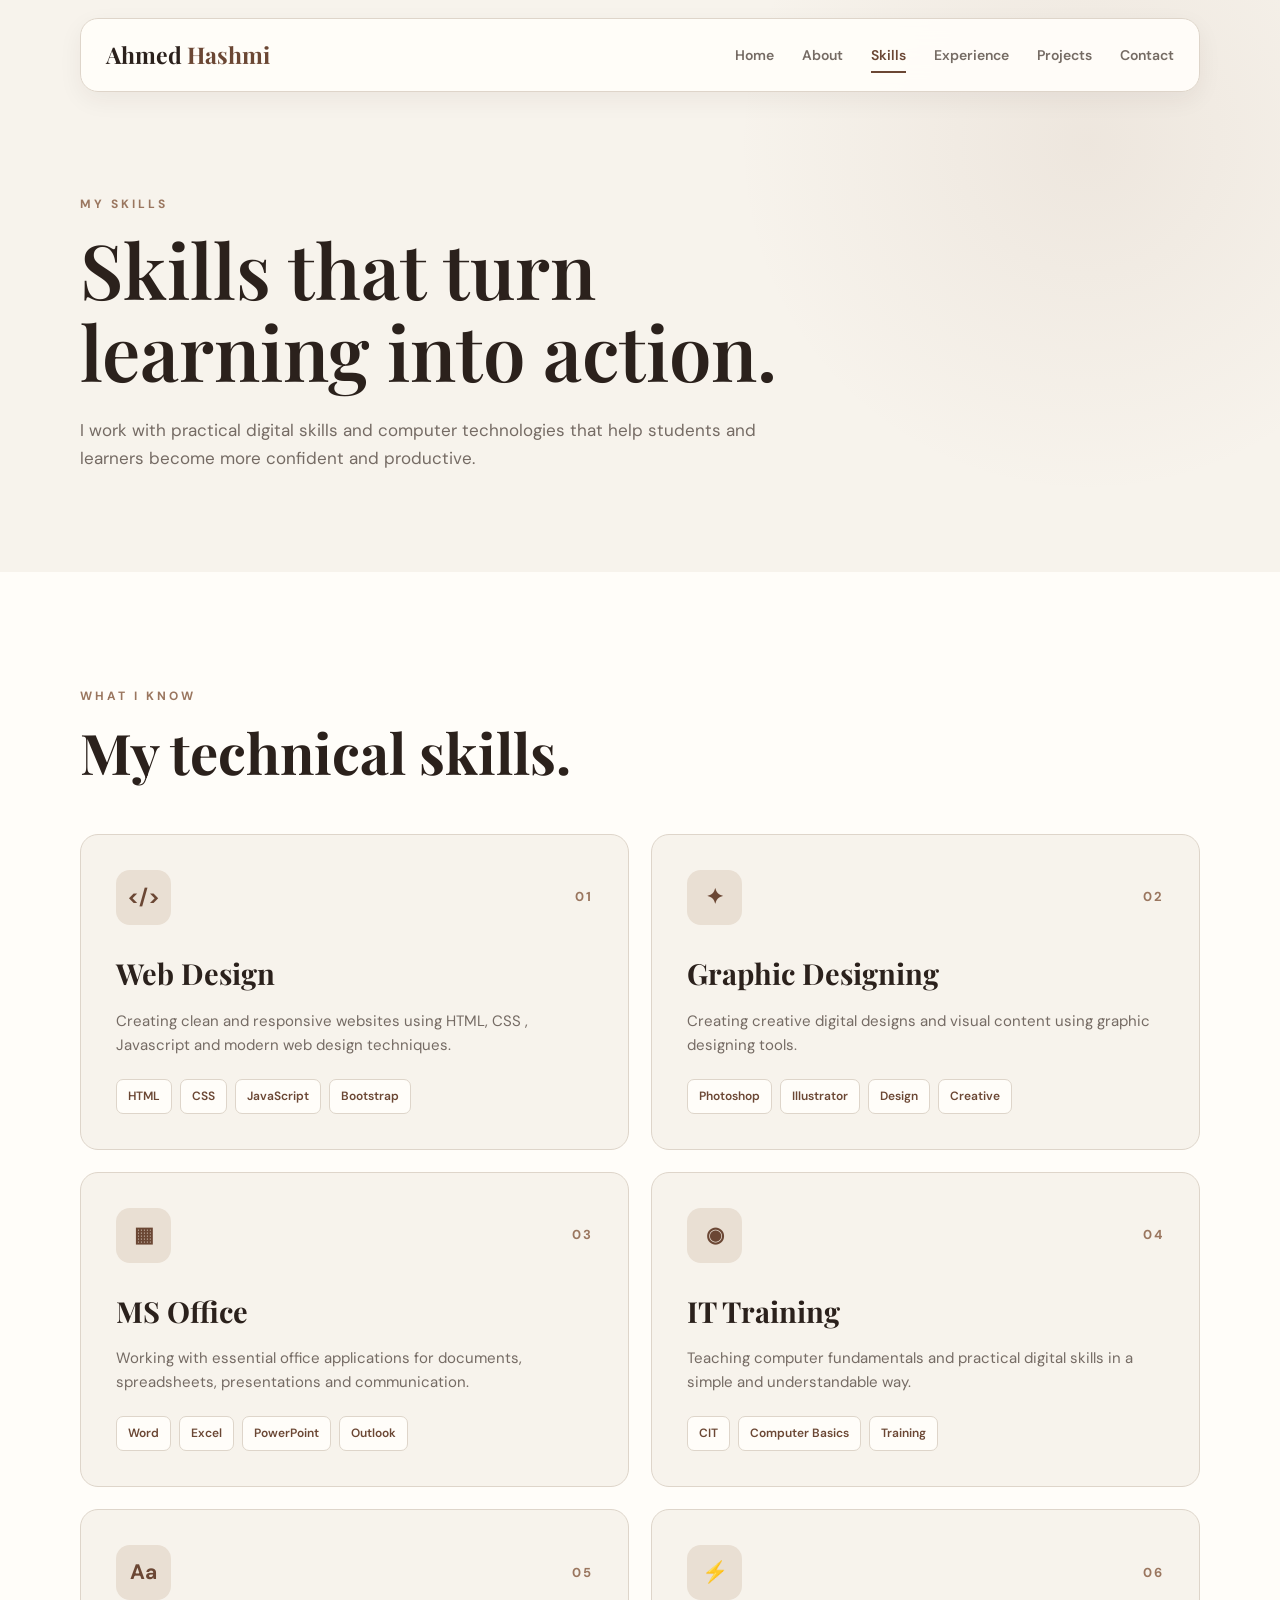
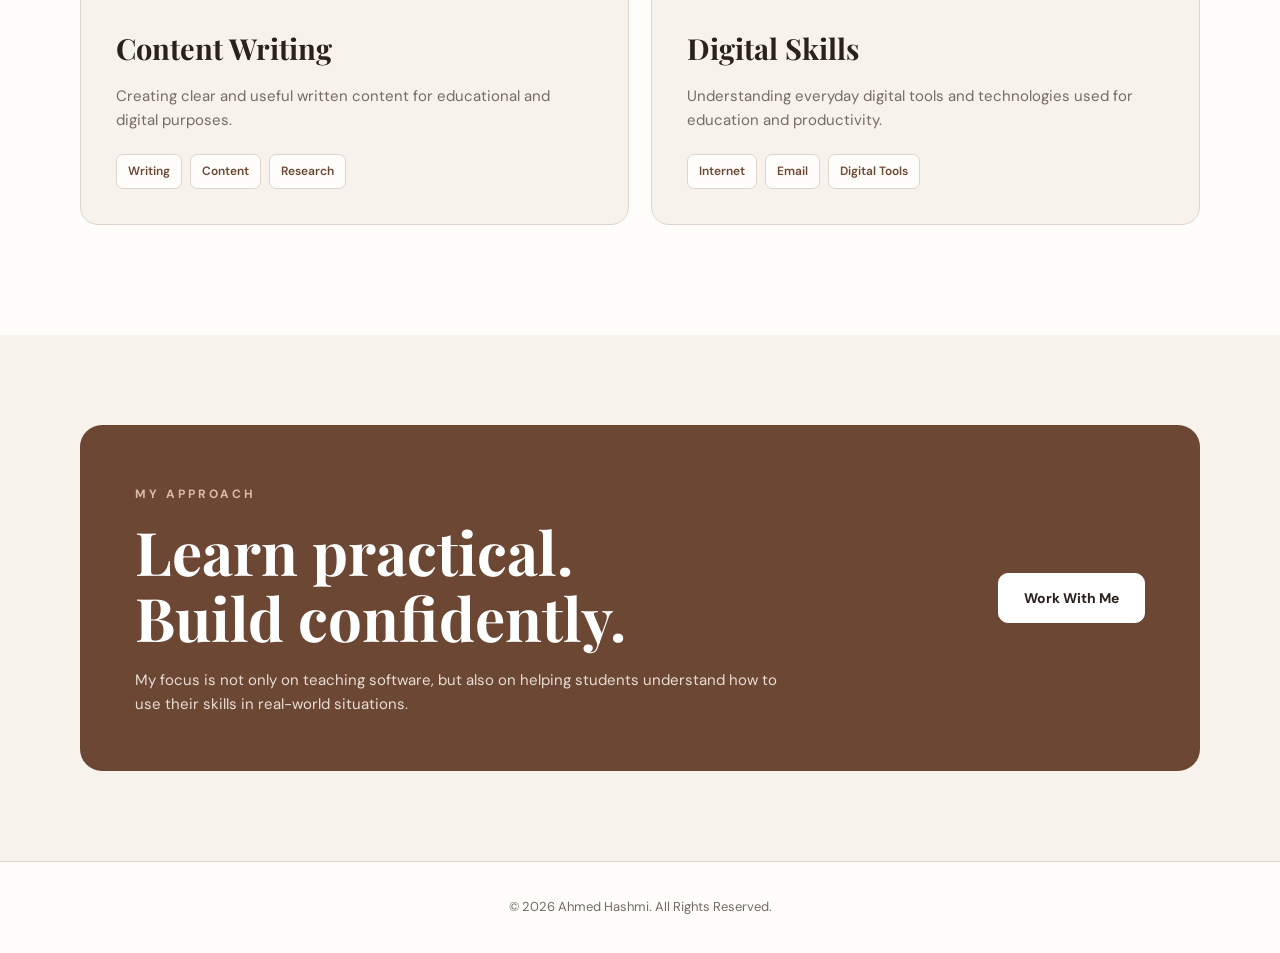
<file: skills.html>
<!DOCTYPE html>
<html lang="en">
<head>
    <meta charset="UTF-8">
    <meta name="viewport" content="width=device-width, initial-scale=1.0">

    <title>Skills | Ahmed Hashmi</title>

    <link rel="stylesheet" href="style.css">
</head>

<body>

    <!-- =========================
         NAVBAR
    ========================== -->

    <header class="header">

        <div class="nav-container">

            <a href="index.html" class="logo">
                Ahmed<span> Hashmi</span>
            </a>

            <button class="menu-btn" aria-label="Open Menu">
                ☰
            </button>

            <nav class="nav-links">

                <a href="index.html">Home</a>
                <a href="about.html">About</a>
                <a href="skills.html" class="active">Skills</a>
                <a href="experience.html">Experience</a>
                <a href="projects.html">Projects</a>
                <a href="contact.html">Contact</a>

            </nav>

        </div>

    </header>


    <!-- =========================
         SKILLS HERO
    ========================== -->

    <main>

        <section class="skills-hero">

            <div class="container">

                <span class="eyebrow">
                    MY SKILLS
                </span>

                <h1>
                    Skills that turn<br>
                    learning into action.
                </h1>

                <p>
                    I work with practical digital skills and computer
                    technologies that help students and learners become
                    more confident and productive.
                </p>

            </div>

        </section>


        <!-- =========================
             MAIN SKILLS
        ========================== -->

        <section class="skills-section">

            <div class="container">

                <div class="section-heading">

                    <span class="eyebrow">
                        WHAT I KNOW
                    </span>

                    <h2>
                        My technical skills.
                    </h2>

                </div>


                <div class="skills-grid">


                    <!-- WEB DESIGN -->

                    <div class="skill-card">

                        <div class="skill-top">

                            <span class="skill-icon">
                                &lt;/&gt;
                            </span>

                            <span class="skill-number">
                                01
                            </span>

                        </div>

                        <h3>
                            Web Design
                        </h3>

                        <p>
                            Creating clean and responsive websites using
                            HTML, CSS , Javascript and modern web design techniques.
                        </p>

                        <div class="skill-tags">

                            <span>HTML</span>
                            <span>CSS</span>
                            <span>JavaScript</span>
                            <span>Bootstrap</span>
                       

                        </div>

                    </div>


                    <!-- GRAPHIC DESIGN -->

                    <div class="skill-card">

                        <div class="skill-top">

                            <span class="skill-icon">
                                ✦
                            </span>

                            <span class="skill-number">
                                02
                            </span>

                        </div>

                        <h3>
                            Graphic Designing
                        </h3>

                        <p>
                            Creating creative digital designs and visual
                            content using graphic designing tools.
                        </p>

                        <div class="skill-tags">

                            <span>Photoshop</span>
                            <span>Illustrator</span>
                            <span>Design</span>
                            <span>Creative</span>

                        </div>

                    </div>


                    <!-- MS OFFICE -->

                    <div class="skill-card">

                        <div class="skill-top">

                            <span class="skill-icon">
                                ▦
                            </span>

                            <span class="skill-number">
                                03
                            </span>

                        </div>

                        <h3>
                            MS Office
                        </h3>

                        <p>
                            Working with essential office applications
                            for documents, spreadsheets, presentations
                            and communication.
                        </p>

                        <div class="skill-tags">

                            <span>Word</span>
                            <span>Excel</span>
                            <span>PowerPoint</span>
                            <span>Outlook</span>

                        </div>

                    </div>


                    <!-- IT TRAINING -->

                    <div class="skill-card">

                        <div class="skill-top">

                            <span class="skill-icon">
                                ◉
                            </span>

                            <span class="skill-number">
                                04
                            </span>

                        </div>

                        <h3>
                            IT Training
                        </h3>

                        <p>
                            Teaching computer fundamentals and practical
                            digital skills in a simple and understandable way.
                        </p>

                        <div class="skill-tags">

                            <span>CIT</span>
                            <span>Computer Basics</span>
                            <span>Training</span>

                        </div>

                    </div>


                    <!-- CONTENT WRITING -->

                    <div class="skill-card">

                        <div class="skill-top">

                            <span class="skill-icon">
                                Aa
                            </span>

                            <span class="skill-number">
                                05
                            </span>

                        </div>

                        <h3>
                            Content Writing
                        </h3>

                        <p>
                            Creating clear and useful written content for
                            educational and digital purposes.
                        </p>

                        <div class="skill-tags">

                            <span>Writing</span>
                            <span>Content</span>
                            <span>Research</span>

                        </div>

                    </div>


                    <!-- DIGITAL SKILLS -->

                    <div class="skill-card">

                        <div class="skill-top">

                            <span class="skill-icon">
                                ⚡
                            </span>

                            <span class="skill-number">
                                06
                            </span>

                        </div>

                        <h3>
                            Digital Skills
                        </h3>

                        <p>
                            Understanding everyday digital tools and
                            technologies used for education and productivity.
                        </p>

                        <div class="skill-tags">

                            <span>Internet</span>
                            <span>Email</span>
                            <span>Digital Tools</span>

                        </div>

                    </div>

                </div>

            </div>

        </section>


        <!-- =========================
             TRAINING FOCUS
        ========================== -->

        <section class="skills-focus">

            <div class="container">

                <div class="focus-box">

                    <div>

                        <span class="eyebrow">
                            MY APPROACH
                        </span>

                        <h2>
                            Learn practical.<br>
                            Build confidently.
                        </h2>

                        <p>
                            My focus is not only on teaching software,
                            but also on helping students understand how
                            to use their skills in real-world situations.
                        </p>

                    </div>

                    <a href="contact.html" class="btn btn-dark">
                        Work With Me
                    </a>

                </div>

            </div>

        </section>

    </main>


    <!-- =========================
         FOOTER
    ========================== -->

    <footer class="footer">

        <div class="container">

            <p>
                © 2026 Ahmed Hashmi. All Rights Reserved.
            </p>

        </div>

    </footer>


    <script src="js.js"></script>

</body>
</html>
</file>
<file: style.css>
/* =========================================================
   AHMED HASHMI | IT TRAINER
   COMPLETE PORTFOLIO CSS
   ========================================================= */

@import url('https://fonts.googleapis.com/css2?family=DM+Sans:wght@400;500;600;700&family=Playfair+Display:wght@500;600;700&display=swap');

:root {
    --bg: #f7f3ec;
    --white: #fffdf9;
    --brown: #6b4734;
    --brown-dark: #2b211c;
    --brown-light: #9a765f;
    --text: #2b211c;
    --muted: #756b64;
    --border: #ded5ca;
    --soft: #e9dfd3;
    --shadow: 0 18px 45px rgba(43, 33, 28, 0.08);
}

* {
    margin: 0;
    padding: 0;
    box-sizing: border-box;
}

html {
    scroll-behavior: smooth;
}

body {
    font-family: "DM Sans", sans-serif;
    background: var(--bg);
    color: var(--text);
    line-height: 1.6;
}

a {
    text-decoration: none;
    color: inherit;
}

button,
input,
textarea {
    font-family: inherit;
}

img {
    max-width: 100%;
}

.container {
    width: min(1120px, 90%);
    margin: auto;
}

/* =========================================================
   HEADER / NAVBAR
   ========================================================= */

.header {
    position: fixed;
    top: 18px;
    left: 50%;
    transform: translateX(-50%);
    width: min(1120px, 92%);
    z-index: 1000;
    background: rgba(255, 253, 249, 0.95);
    backdrop-filter: blur(15px);
    border: 1px solid var(--border);
    border-radius: 18px;
    transition: 0.3s ease;
}

.navbar {
    min-height: 72px;
    padding: 0 25px;
    display: flex;
    align-items: center;
    justify-content: space-between;
}

.nav-container {
    min-height: 72px;
    padding: 0 25px;
    display: flex;
    align-items: center;
    justify-content: space-between;
}

.logo {
    font-family: "Playfair Display", serif;
    font-size: 23px;
    font-weight: 700;
}

.logo span {
    color: var(--brown);
}

/* REMOVE UL BULLETS */
.nav-links {
    list-style: none;
    margin: 0;
    padding: 0;
    display: flex;
    align-items: center;
    gap: 28px;
}

.nav-links li {
    list-style: none;
    margin: 0;
    padding: 0;
}

.nav-links a {
    position: relative;
    font-size: 14px;
    font-weight: 600;
    color: var(--muted);
    transition: 0.3s ease;
}

.nav-links a:hover,
.nav-links a.active {
    color: var(--brown);
}

.nav-links a::after {
    content: "";
    position: absolute;
    left: 0;
    bottom: -7px;
    width: 0;
    height: 2px;
    background: var(--brown);
    transition: 0.3s ease;
}

.nav-links a:hover::after,
.nav-links a.active::after {
    width: 100%;
}

/* HAMBURGER */
.menu-btn {
    display: none;
    width: 44px;
    height: 44px;
    align-items: center;
    justify-content: center;
    border: 1px solid var(--border);
    background: var(--soft);
    color: var(--brown-dark);
    border-radius: 12px;
    font-size: 25px;
    line-height: 1;
    cursor: pointer;
    transition: 0.3s ease;
}

.menu-btn:hover {
    background: var(--brown);
    color: white;
    border-color: var(--brown);
    transform: translateY(-2px);
}

/* =========================================================
   BUTTONS
   ========================================================= */

.btn {
    display: inline-flex;
    align-items: center;
    justify-content: center;
    padding: 13px 25px;
    background: var(--brown);
    color: white;
    border: 1px solid var(--brown);
    border-radius: 10px;
    font-size: 14px;
    font-weight: 700;
    transition: 0.3s ease;
}

.btn:hover {
    background: var(--brown-dark);
    border-color: var(--brown-dark);
    transform: translateY(-3px);
}

.btn-outline {
    background: transparent;
    color: var(--brown);
}

.btn-outline:hover {
    background: var(--brown);
    color: white;
}

.btn-dark {
    background: var(--brown-dark);
    border-color: var(--brown-dark);
}

.btn-dark:hover {
    background: var(--brown);
    border-color: var(--brown);
}

/* =========================================================
   GENERAL
   ========================================================= */

.eyebrow {
    display: inline-block;
    color: var(--brown-light);
    font-size: 12px;
    font-weight: 700;
    letter-spacing: 3px;
    text-transform: uppercase;
    margin-bottom: 14px;
}

/* =========================================================
   HOME / HERO
   ========================================================= */

.hero {
    min-height: 100vh;
    padding: 150px 7% 90px;
    display: grid;
    grid-template-columns: 1.1fr 0.9fr;
    align-items: center;
    gap: 70px;
}

.hero-content {
    max-width: 680px;
}

.welcome-text {
    color: var(--brown-light);
    font-size: 13px;
    font-weight: 700;
    letter-spacing: 3px;
    text-transform: uppercase;
    margin-bottom: 18px;
}

.hero-content h1 {
    font-family: "Playfair Display", serif;
    font-size: clamp(48px, 6vw, 78px);
    line-height: 1.05;
    font-weight: 600;
    margin-bottom: 15px;
}

.hero-content h1 span {
    color: var(--brown);
}

.hero-content h2 {
    font-size: clamp(21px, 2.5vw, 30px);
    font-weight: 500;
    color: var(--brown-dark);
    margin-bottom: 20px;
}

.hero-description {
    max-width: 600px;
    font-size: 17px;
    color: var(--muted);
    margin-bottom: 32px;
}

.hero-buttons {
    display: flex;
    align-items: center;
    gap: 14px;
    flex-wrap: wrap;
}

.hero-image {
    min-height: 560px;
    position: relative;
    display: flex;
    align-items: center;
    justify-content: center;
    background: var(--soft);
    border-radius: 190px 190px 25px 25px;
    overflow: hidden;
}

.hero-image::before {
    content: "";
    position: absolute;
    width: 340px;
    height: 340px;
    border: 1px solid rgba(107, 71, 52, 0.25);
    border-radius: 50%;
}

.hero-image::after {
    content: "";
    position: absolute;
    width: 220px;
    height: 220px;
    border: 1px solid rgba(107, 71, 52, 0.15);
    border-radius: 50%;
}

.image-placeholder {
    width: 190px;
    height: 190px;
    position: relative;
    z-index: 2;
    display: flex;
    align-items: center;
    justify-content: center;
    border-radius: 50%;
    background: var(--brown);
    color: white;
    font-family: "Playfair Display", serif;
    font-size: 55px;
    font-weight: 600;
    box-shadow: 0 20px 45px rgba(43, 33, 28, 0.15);
}

/* =========================================================
   INTRO
   ========================================================= */

.intro {
    padding: 110px 7%;
    background: var(--white);
}

.section-title {
    text-align: center;
    margin-bottom: 55px;
}

.section-title p {
    color: var(--brown-light);
    font-size: 12px;
    font-weight: 700;
    letter-spacing: 3px;
    text-transform: uppercase;
    margin-bottom: 12px;
}

.section-title h2 {
    font-family: "Playfair Display", serif;
    font-size: clamp(38px, 5vw, 58px);
    line-height: 1.15;
}

.intro-cards {
    max-width: 1120px;
    margin: auto;
    display: grid;
    grid-template-columns: repeat(3, 1fr);
    gap: 22px;
}

.intro-card {
    padding: 35px;
    background: var(--bg);
    border: 1px solid var(--border);
    border-radius: 18px;
    transition: 0.35s ease;
}

.intro-card:hover {
    transform: translateY(-8px);
    border-color: var(--brown-light);
    box-shadow: var(--shadow);
}

.card-icon {
    width: 55px;
    height: 55px;
    display: flex;
    align-items: center;
    justify-content: center;
    margin-bottom: 23px;
    background: var(--soft);
    border-radius: 14px;
    font-size: 25px;
}

.intro-card h3 {
    font-family: "Playfair Display", serif;
    font-size: 27px;
    margin-bottom: 12px;
}

.intro-card p {
    color: var(--muted);
    font-size: 15px;
}

/* =========================================================
   FOOTER
   ========================================================= */

.footer {
    padding: 35px 7%;
    text-align: center;
    background: var(--white);
    border-top: 1px solid var(--border);
}

.footer p {
    color: var(--muted);
    font-size: 13px;
}

/* =========================================================
   PAGE HERO
   ========================================================= */

.page-hero,
.skills-hero,
.experience-hero,
.projects-hero,
.contact-hero {
    padding: 190px 0 100px;
    background: radial-gradient(
        circle at 85% 25%,
        rgba(154, 118, 95, 0.10),
        transparent 30%
    );
}

.page-hero h1,
.skills-hero h1,
.experience-hero h1,
.projects-hero h1,
.contact-hero h1 {
    font-family: "Playfair Display", serif;
    font-size: clamp(48px, 6vw, 76px);
    line-height: 1.08;
    font-weight: 600;
    margin-bottom: 25px;
}

.page-hero p,
.skills-hero p,
.experience-hero p,
.projects-hero p,
.contact-hero p {
    max-width: 700px;
    color: var(--muted);
    font-size: 17px;
}

/* =========================================================
   ABOUT
   ========================================================= */

.about-section {
    padding: 100px 0;
    background: var(--white);
}

.about-grid {
    display: grid;
    grid-template-columns: 0.8fr 1.2fr;
    gap: 80px;
    align-items: center;
}

.about-image {
    min-height: 480px;
    display: flex;
    align-items: center;
    justify-content: center;
    background: var(--soft);
    border-radius: 180px 180px 20px 20px;
}

.about-image .image-placeholder {
    width: 170px;
    height: 170px;
    font-size: 48px;
}

.about-content h2 {
    font-family: "Playfair Display", serif;
    font-size: clamp(36px, 4vw, 52px);
    line-height: 1.15;
    margin-bottom: 25px;
}

.about-content p {
    color: var(--muted);
    font-size: 16px;
    margin-bottom: 18px;
}

.about-content strong {
    color: var(--brown);
}

.about-services {
    padding: 110px 0;
}

.section-heading {
    margin-bottom: 50px;
}

.section-heading h2 {
    font-family: "Playfair Display", serif;
    font-size: clamp(38px, 5vw, 56px);
    line-height: 1.15;
}

.service-grid {
    display: grid;
    grid-template-columns: repeat(2, 1fr);
    gap: 22px;
}

.service-card {
    position: relative;
    padding: 38px;
    background: var(--white);
    border: 1px solid var(--border);
    border-radius: 18px;
    transition: 0.35s ease;
}

.service-card:hover {
    transform: translateY(-7px);
    box-shadow: var(--shadow);
    border-color: var(--brown-light);
}

.service-number {
    color: var(--brown-light);
    font-size: 13px;
    font-weight: 700;
    letter-spacing: 2px;
}

.service-card h3 {
    font-family: "Playfair Display", serif;
    font-size: 28px;
    margin: 18px 0 10px;
}

.service-card p {
    color: var(--muted);
    font-size: 15px;
}

/* =========================================================
   ACADEMY
   ========================================================= */

.academy-section {
    padding: 90px 0;
    background: var(--white);
}

.academy-box {
    padding: 55px;
    display: flex;
    align-items: center;
    justify-content: space-between;
    gap: 40px;
    background: var(--soft);
    border-radius: 22px;
}

.academy-box h2 {
    font-family: "Playfair Display", serif;
    font-size: clamp(38px, 5vw, 58px);
    margin-bottom: 15px;
}

.academy-box p {
    max-width: 700px;
    color: var(--muted);
    font-size: 16px;
}

/* =========================================================
   SKILLS
   ========================================================= */

.skills-section {
    padding: 110px 0;
    background: var(--white);
}

.skills-grid {
    display: grid;
    grid-template-columns: repeat(2, 1fr);
    gap: 22px;
}

.skill-card {
    padding: 35px;
    background: var(--bg);
    border: 1px solid var(--border);
    border-radius: 18px;
    transition: 0.35s ease;
}

.skill-card:hover {
    transform: translateY(-7px);
    border-color: var(--brown-light);
    box-shadow: var(--shadow);
}

.skill-top {
    display: flex;
    align-items: center;
    justify-content: space-between;
    margin-bottom: 25px;
}

.skill-icon {
    width: 55px;
    height: 55px;
    display: flex;
    align-items: center;
    justify-content: center;
    background: var(--soft);
    border-radius: 14px;
    color: var(--brown);
    font-size: 21px;
    font-weight: 700;
}

.skill-number {
    color: var(--brown-light);
    font-size: 13px;
    font-weight: 700;
    letter-spacing: 2px;
}

.skill-card h3 {
    font-family: "Playfair Display", serif;
    font-size: 29px;
    margin-bottom: 12px;
}

.skill-card p {
    color: var(--muted);
    font-size: 15px;
    margin-bottom: 22px;
}

.skill-tags {
    display: flex;
    flex-wrap: wrap;
    gap: 8px;
}

.skill-tags span {
    padding: 7px 11px;
    background: var(--white);
    border: 1px solid var(--border);
    border-radius: 7px;
    color: var(--brown);
    font-size: 12px;
    font-weight: 600;
}

.skills-focus {
    padding: 90px 0;
}

.focus-box {
    padding: 55px;
    display: flex;
    align-items: center;
    justify-content: space-between;
    gap: 40px;
    background: var(--brown);
    color: white;
    border-radius: 22px;
}

.focus-box .eyebrow {
    color: #d8bca8;
}

.focus-box h2 {
    font-family: "Playfair Display", serif;
    font-size: clamp(40px, 5vw, 60px);
    line-height: 1.1;
    margin-bottom: 18px;
}

.focus-box p {
    max-width: 650px;
    color: #e8ddd5;
    font-size: 15px;
}

.focus-box .btn-dark {
    background: white;
    color: var(--brown-dark);
    border-color: white;
}

.focus-box .btn-dark:hover {
    background: var(--soft);
    border-color: var(--soft);
}

/* =========================================================
   EXPERIENCE
   ========================================================= */

.experience-section {
    padding: 110px 0;
    background: var(--white);
}

.experience-timeline {
    margin-top: 60px;
}

.experience-item {
    display: grid;
    grid-template-columns: 150px 40px 1fr;
    gap: 25px;
    margin-bottom: 50px;
}

.experience-date {
    padding-top: 25px;
    color: var(--brown);
    font-size: 14px;
    font-weight: 700;
}

.experience-line {
    position: relative;
    display: flex;
    justify-content: center;
}

.experience-line::before {
    content: "";
    position: absolute;
    top: 0;
    bottom: -50px;
    width: 1px;
    background: var(--border);
}

.experience-item:last-child .experience-line::before {
    display: none;
}

.experience-dot {
    width: 13px;
    height: 13px;
    margin-top: 27px;
    position: relative;
    z-index: 2;
    background: var(--brown);
    border: 4px solid var(--soft);
    border-radius: 50%;
}

.experience-card {
    padding: 35px;
    background: var(--bg);
    border: 1px solid var(--border);
    border-radius: 18px;
    transition: 0.35s ease;
}

.experience-card:hover {
    transform: translateY(-5px);
    box-shadow: var(--shadow);
    border-color: var(--brown-light);
}

.experience-type {
    color: var(--brown-light);
    font-size: 11px;
    font-weight: 700;
    letter-spacing: 2px;
}

.experience-card h3 {
    font-family: "Playfair Display", serif;
    font-size: 32px;
    margin-top: 10px;
}

.experience-card h4 {
    color: var(--brown);
    font-size: 15px;
    margin: 4px 0 15px;
}

.experience-card p {
    color: var(--muted);
    font-size: 15px;
    margin-bottom: 20px;
}

.experience-tags {
    display: flex;
    flex-wrap: wrap;
    gap: 8px;
}

.experience-tags span {
    padding: 7px 11px;
    background: var(--white);
    border: 1px solid var(--border);
    border-radius: 7px;
    color: var(--brown);
    font-size: 12px;
    font-weight: 600;
}

/* =========================================================
   TRAINING
   ========================================================= */

.training-section {
    padding: 90px 0;
}

.training-box {
    padding: 55px;
    display: grid;
    grid-template-columns: 1fr 0.8fr;
    gap: 60px;
    align-items: center;
    background: var(--soft);
    border-radius: 22px;
}

.training-content h2 {
    font-family: "Playfair Display", serif;
    font-size: clamp(40px, 5vw, 60px);
    line-height: 1.1;
    margin-bottom: 20px;
}

.training-content p {
    max-width: 650px;
    color: var(--muted);
    font-size: 15px;
}

.training-stats {
    display: grid;
    grid-template-columns: repeat(3, 1fr);
    gap: 12px;
}

.training-stat {
    padding: 25px 15px;
    text-align: center;
    background: var(--white);
    border: 1px solid var(--border);
    border-radius: 14px;
}

.training-stat strong {
    display: block;
    color: var(--brown);
    font-family: "Playfair Display", serif;
    font-size: 22px;
    margin-bottom: 5px;
}

.training-stat span {
    color: var(--muted);
    font-size: 11px;
}

/* =========================================================
   PROJECTS
   ========================================================= */

.projects-section {
    padding: 110px 0;
    background: var(--white);
}

.projects-grid {
    display: grid;
    grid-template-columns: repeat(2, 1fr);
    gap: 25px;
}

.project-card {
    overflow: hidden;
    background: var(--bg);
    border: 1px solid var(--border);
    border-radius: 18px;
    transition: 0.35s ease;
}

.project-card:hover {
    transform: translateY(-7px);
    box-shadow: var(--shadow);
    border-color: var(--brown-light);
}

.real-project-image {
    width: 100%;
    height: 330px;
    padding: 0;
    overflow: hidden;
    background: #eee;
    border-radius: 18px 18px 0 0;
}

.real-project-image img {
    width: 100%;
    height: 100%;
    display: block;
    object-fit: cover;
    object-position: center;
    transition: transform 0.5s ease;
}

.project-card:hover .real-project-image img {
    transform: scale(1.04);
}

.project-image {
    width: 100%;
    height: 330px;
    position: relative;
    overflow: hidden;
    border-radius: 18px 18px 0 0;
}

.project-content {
    position: relative;
    padding: 30px;
}

.project-number {
    color: var(--brown-light);
    font-size: 12px;
    font-weight: 700;
    letter-spacing: 2px;
}

.project-content h3 {
    font-family: "Playfair Display", serif;
    font-size: 28px;
    line-height: 1.2;
    margin: 10px 0 12px;
}

.project-content p {
    color: var(--muted);
    font-size: 14px;
    margin-bottom: 20px;
}

.project-tags {
    display: flex;
    flex-wrap: wrap;
    gap: 8px;
}

.project-tags span {
    padding: 7px 11px;
    background: var(--white);
    border: 1px solid var(--border);
    border-radius: 7px;
    color: var(--brown);
    font-size: 11px;
    font-weight: 600;
}

.projects-cta {
    padding: 90px 0;
}

.cta-box {
    padding: 55px;
    display: flex;
    align-items: center;
    justify-content: space-between;
    gap: 40px;
    background: var(--soft);
    border-radius: 22px;
}

.cta-box h2 {
    font-family: "Playfair Display", serif;
    font-size: clamp(40px, 5vw, 60px);
    line-height: 1.1;
    margin-bottom: 15px;
}

.cta-box p {
    color: var(--muted);
    font-size: 15px;
}

/* =========================================================
   CONTACT
   ========================================================= */

.contact-hero {
    padding-bottom: 80px;
}

.contact-section {
    padding: 90px 0 110px;
    background: var(--white);
}

.contact-grid {
    display: grid;
    grid-template-columns: 0.85fr 1.15fr;
    gap: 80px;
    align-items: start;
}

.contact-info h2 {
    font-family: "Playfair Display", serif;
    font-size: clamp(38px, 4vw, 55px);
    line-height: 1.12;
    margin-bottom: 20px;
}

.contact-intro {
    max-width: 500px;
    color: var(--muted);
    font-size: 15px;
    margin-bottom: 40px;
}

.contact-item {
    display: flex;
    align-items: center;
    gap: 18px;
    margin-bottom: 25px;
}

.contact-icon {
    width: 52px;
    height: 52px;
    flex-shrink: 0;
    display: flex;
    align-items: center;
    justify-content: center;
    background: var(--soft);
    color: var(--brown);
    border-radius: 13px;
    font-size: 20px;
}

.contact-item span {
    display: block;
    color: var(--brown-light);
    font-size: 10px;
    font-weight: 700;
    letter-spacing: 2px;
    margin-bottom: 4px;
}

.contact-item a,
.contact-item p {
    color: var(--brown-dark);
    font-size: 15px;
    font-weight: 600;
    transition: 0.3s ease;
}

.contact-item a:hover {
    color: var(--brown);
}

.contact-form-box {
    padding: 40px;
    background: var(--bg);
    border: 1px solid var(--border);
    border-radius: 20px;
}

.form-heading {
    margin-bottom: 30px;
}

.form-heading h3 {
    font-family: "Playfair Display", serif;
    font-size: 35px;
    line-height: 1.2;
}

.form-row {
    display: grid;
    grid-template-columns: repeat(2, 1fr);
    gap: 18px;
}

.form-group {
    margin-bottom: 20px;
}

.form-group label {
    display: block;
    color: var(--brown-dark);
    font-size: 13px;
    font-weight: 600;
    margin-bottom: 8px;
}

.form-group input,
.form-group textarea {
    width: 100%;
    padding: 13px 15px;
    background: var(--white);
    border: 1px solid var(--border);
    border-radius: 10px;
    outline: none;
    color: var(--text);
    font-size: 14px;
    transition: 0.3s ease;
}

.form-group input {
    height: 50px;
}

.form-group textarea {
    min-height: 145px;
    resize: vertical;
}

.form-group input::placeholder,
.form-group textarea::placeholder {
    color: #a49b94;
}

.form-group input:focus,
.form-group textarea:focus {
    border-color: var(--brown);
    box-shadow: 0 0 0 3px rgba(107, 71, 52, 0.08);
}

.contact-btn {
    width: 100%;
    border: none;
    cursor: pointer;
    padding: 15px;
}

.contact-cta {
    padding: 90px 0;
}

.contact-cta-box {
    padding: 55px;
    display: flex;
    align-items: center;
    justify-content: space-between;
    gap: 40px;
    background: var(--brown);
    color: white;
    border-radius: 22px;
}

.contact-cta-box .eyebrow {
    color: #d8bca8;
}

.contact-cta-box h2 {
    font-family: "Playfair Display", serif;
    font-size: clamp(40px, 5vw, 60px);
    line-height: 1.1;
}

.contact-cta-box .btn-dark {
    background: white;
    color: var(--brown-dark);
    border-color: white;
}

.contact-cta-box .btn-dark:hover {
    background: var(--soft);
    border-color: var(--soft);
}

/* =========================================================
   TABLET
   ========================================================= */

@media (max-width: 900px) {

    .hero {
        grid-template-columns: 1fr;
        text-align: center;
        padding-top: 140px;
    }

    .hero-content {
        margin: auto;
    }

    .hero-description {
        margin-left: auto;
        margin-right: auto;
    }

    .hero-buttons {
        justify-content: center;
    }

    .hero-image {
        width: min(500px, 100%);
        margin: auto;
        min-height: 470px;
    }

    .intro-cards {
        grid-template-columns: 1fr;
        max-width: 600px;
    }

    .about-grid {
        grid-template-columns: 1fr;
        gap: 50px;
    }

    .about-image {
        width: min(500px, 100%);
        margin: auto;
    }

    .skills-grid {
        grid-template-columns: 1fr;
    }

    .training-box {
        grid-template-columns: 1fr;
    }

    .projects-grid {
        grid-template-columns: 1fr;
        max-width: 700px;
        margin: auto;
    }

    .contact-grid {
        grid-template-columns: 1fr;
        gap: 60px;
    }
}

/* =========================================================
   MOBILE NAVBAR
   ========================================================= */

@media (max-width: 700px) {

    .header {
        top: 10px;
        width: 94%;
    }

    .navbar,
    .nav-container {
        min-height: 65px;
        padding: 0 18px;
    }

    .logo {
        font-size: 20px;
    }

    /* HAMBURGER SHOW */
    .menu-btn {
        display: flex;
    }

    /* MOBILE DROPDOWN */
    .nav-links {
        position: absolute;
        top: calc(100% + 12px);
        left: 0;
        width: 100%;

        display: none;
        flex-direction: column;
        align-items: stretch;

        gap: 6px;
        padding: 12px;

        background: rgba(255, 253, 249, 0.98);
        border: 1px solid var(--border);
        border-radius: 18px;

        box-shadow:
            0 18px 45px rgba(43, 33, 28, 0.14),
            0 5px 15px rgba(43, 33, 28, 0.05);

        backdrop-filter: blur(15px);

        list-style: none;
        z-index: 999;
    }

    /* IMPORTANT: SHOW MENU AFTER CLICK */
    .nav-links.show {
        display: flex;
        animation: mobileMenuOpen 0.25s ease forwards;
    }

    .nav-links li {
        width: 100%;
        list-style: none;
    }

    /* MOBILE LINKS */
    .nav-links a {
        display: flex;
        align-items: center;
        width: 100%;

        padding: 12px 14px;

        border-radius: 11px;

        font-size: 14px;
        font-weight: 600;

        color: var(--muted);

        transition: 0.25s ease;
    }

    /* REMOVE DESKTOP UNDERLINE ON MOBILE */
    .nav-links a::after {
        display: none;
    }

    .nav-links a:hover,
    .nav-links a.active {
        color: var(--brown);
        background: var(--soft);
        transform: translateX(3px);
    }

    /* MOBILE PAGE */
    .hero {
        padding: 125px 6% 70px;
        gap: 45px;
    }

    .hero-content h1 {
        font-size: 48px;
    }

    .hero-content h2 {
        font-size: 22px;
    }

    .hero-description {
        font-size: 15px;
    }

    .hero-image {
        min-height: 390px;
        border-radius: 125px 125px 20px 20px;
    }

    .hero-image::before {
        width: 250px;
        height: 250px;
    }

    .hero-image::after {
        width: 180px;
        height: 180px;
    }

    .image-placeholder {
        width: 150px;
        height: 150px;
        font-size: 43px;
    }

    .page-hero,
    .skills-hero,
    .experience-hero,
    .projects-hero,
    .contact-hero {
        padding: 140px 0 70px;
    }

    .page-hero h1,
    .skills-hero h1,
    .experience-hero h1,
    .projects-hero h1,
    .contact-hero h1 {
        font-size: 48px;
    }

    .page-hero p,
    .skills-hero p,
    .experience-hero p,
    .projects-hero p,
    .contact-hero p {
        font-size: 15px;
    }

    .about-section,
    .about-services,
    .skills-section,
    .experience-section,
    .projects-section,
    .contact-section {
        padding: 75px 0;
    }

    .about-image {
        min-height: 390px;
    }

    .service-grid {
        grid-template-columns: 1fr;
    }

    .academy-box {
        flex-direction: column;
        align-items: flex-start;
        padding: 35px;
    }

    .skill-card {
        padding: 28px;
    }

    .experience-item {
        grid-template-columns: 1fr;
        gap: 10px;
        margin-bottom: 40px;
    }

    .experience-date {
        padding-top: 0;
    }

    .experience-line {
        display: none;
    }

    .experience-card {
        padding: 28px;
    }

    .training-box {
        padding: 35px;
    }

    .training-stats {
        grid-template-columns: 1fr;
    }

    .real-project-image,
    .project-image {
        height: 250px;
    }

    .project-content {
        padding: 27px;
    }

    .cta-box,
    .contact-cta-box {
        padding: 35px;
        flex-direction: column;
        align-items: flex-start;
    }

    .contact-form-box {
        padding: 28px;
    }

    .form-row {
        grid-template-columns: 1fr;
        gap: 0;
    }

    .form-heading h3 {
        font-size: 30px;
    }
}

/* =========================================================
   MOBILE MENU ANIMATION
   ========================================================= */

@keyframes mobileMenuOpen {
    from {
        opacity: 0;
        transform: translateY(-8px);
    }

    to {
        opacity: 1;
        transform: translateY(0);
    }
}

/* =========================================================
   SMALL MOBILE
   ========================================================= */

@media (max-width: 430px) {

    .hero-content h1 {
        font-size: 42px;
    }

    .hero-content h2 {
        font-size: 20px;
    }

    .hero-buttons {
        flex-direction: column;
        width: 100%;
    }

    .hero-buttons .btn {
        width: 100%;
    }

    .hero-image {
        min-height: 350px;
    }

    .page-hero h1,
    .skills-hero h1,
    .experience-hero h1,
    .projects-hero h1,
    .contact-hero h1 {
        font-size: 42px;
    }

    .hero,
    .intro {
        padding-left: 6%;
        padding-right: 6%;
    }

    .section-heading h2,
    .section-title h2 {
        font-size: 40px;
    }

    .contact-item {
        align-items: flex-start;
    }

    .contact-item a {
        font-size: 13px;
        word-break: break-word;
    }

    .contact-form-box {
        padding: 22px;
    }

    .real-project-image,
    .project-image {
        height: 220px;
    }

    .project-content h3 {
        font-size: 25px;
    }

    .footer {
        padding: 28px 6%;
    }
}

/* =========================================================
   PREMIUM MOBILE MENU
   ========================================================= */

@media (max-width: 700px) {

    /* Remove UL points everywhere */
    .nav-links,
    .nav-links li {
        list-style: none !important;
    }

    /* Mobile menu box */
    .nav-links {
        top: calc(100% + 14px) !important;
        left: 0 !important;
        width: 100% !important;

        padding: 10px !important;

        background: rgba(255, 253, 249, 0.98) !important;

        border: 1px solid var(--border) !important;
        border-radius: 20px !important;

        box-shadow:
            0 20px 50px rgba(43, 33, 28, 0.16),
            0 5px 15px rgba(43, 33, 28, 0.06) !important;

        backdrop-filter: blur(18px);

        gap: 5px !important;

        overflow: hidden;
    }

    /* Each menu item */
    .nav-links li {
        width: 100% !important;
    }

    /* Menu links */
    .nav-links a {
        width: 100% !important;

        display: flex !important;
        align-items: center !important;

        padding: 13px 15px !important;

        border-radius: 12px !important;

        font-size: 14px !important;
        font-weight: 600 !important;

        color: var(--muted) !important;

        transition:
            background 0.25s ease,
            color 0.25s ease,
            padding-left 0.25s ease !important;
    }

    /* Remove desktop underline */
    .nav-links a::after {
        display: none !important;
    }

    /* Hover / active */
    .nav-links a:hover,
    .nav-links a.active {
        background: var(--soft) !important;
        color: var(--brown) !important;
        padding-left: 20px !important;
    }

    /* Hamburger button */
    .menu-btn {
        width: 43px !important;
        height: 43px !important;

        display: flex !important;
        align-items: center !important;
        justify-content: center !important;

        background: var(--soft) !important;

        border: 1px solid var(--border) !important;
        border-radius: 12px !important;

        color: var(--brown-dark) !important;

        font-size: 24px !important;

        transition: all 0.25s ease !important;
    }

    .menu-btn:hover {
        background: var(--brown) !important;
        color: white !important;
        border-color: var(--brown) !important;
    }

    /* Menu opening animation */
    .nav-links.show {
        animation: premiumMobileMenu 0.25s ease forwards !important;
    }
}

/* =========================================================
   MOBILE MENU ANIMATION
   ========================================================= */

@keyframes premiumMobileMenu {

    from {
        opacity: 0;
        transform: translateY(-10px);
    }

    to {
        opacity: 1;
        transform: translateY(0);
    }
}
</file>
